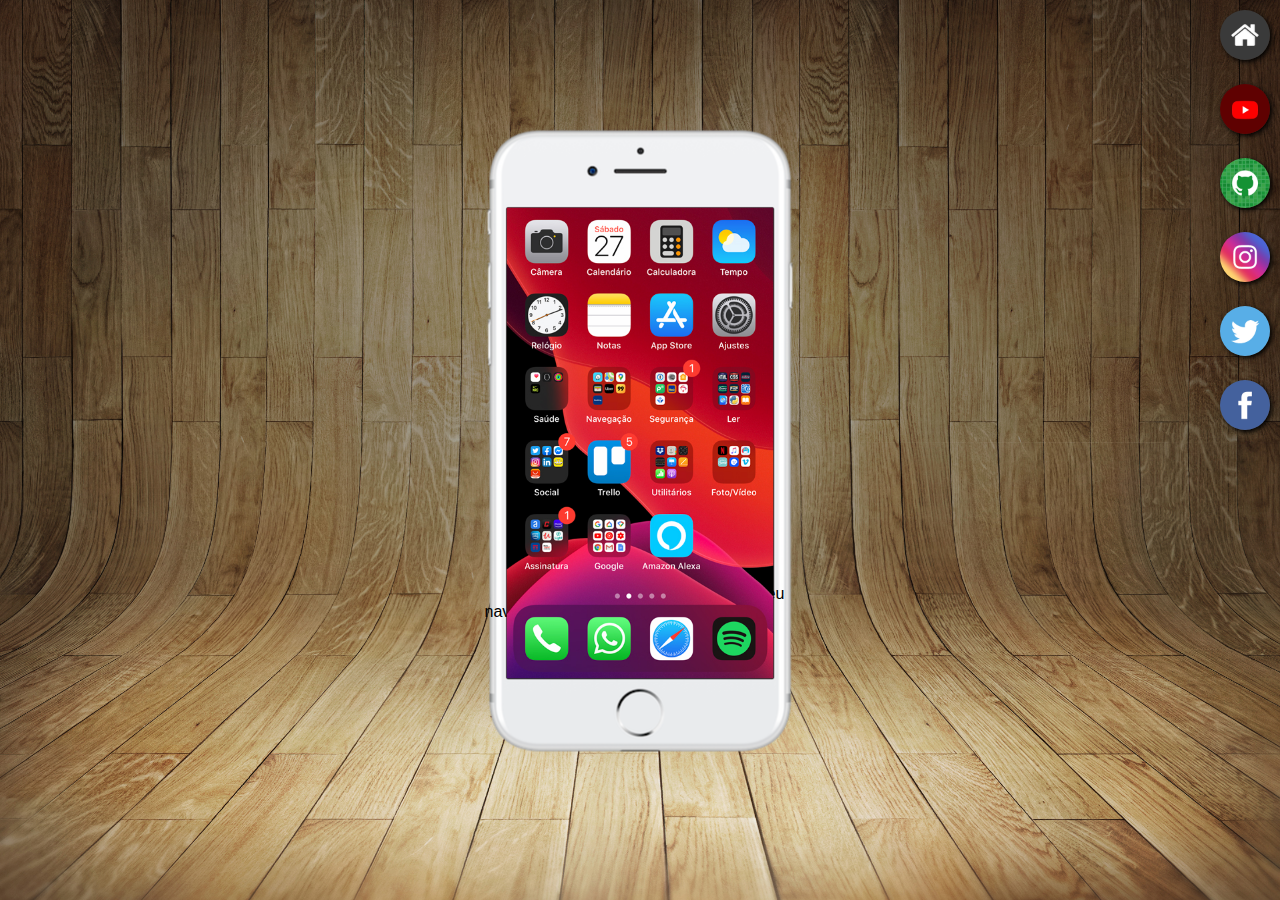
<file: index.html>
<!DOCTYPE html>
<html lang="pt-br">
<head>
    <meta charset="UTF-8">
    <meta name="viewport" content="width=device-width, initial-scale=1.0">
    <link rel="stylesheet" href="estilos/style.css">
    <title>Projeto Rede Sociais</title>
    <link rel="shortcut icon" href="favicon.ico" type="image/x-icon">
</head>
<body>
    <main>
        <section id="telefone">
              <iframe src="home.html" name="tela" id="tela" frameborder="0"></iframe>
              Seu navegador não é compatível com isso... 
        </section>
        <section id="redes-sociais">
             <a href="home.html" target="tela"><img src="imagens/logo-home.jpg" alt="Home"></a><br>
             <a href="youtube.html" target="tela"><img src="imagens/logo-youtube.jpg" alt="Youtube"></a><br>
             <a href="github.html" target="tela"><img src="imagens/logo-github.jpg" alt="GitHub"></a><br>
             <a href="instagram.html" target="tela"><img src="imagens/logo-instagram.jpg" alt="Instagram"></a><br>
             <a href="twitter.html" target="tela"><img src="imagens/logo-twitter.jpg" alt="Twitter"></a><br>
             <a href="facebook.html" target="tela"><img src="imagens/logo-facebook.jpg" alt="Facebook"></a>
        </section>
    </main>
</body>
</html><br>
</file>
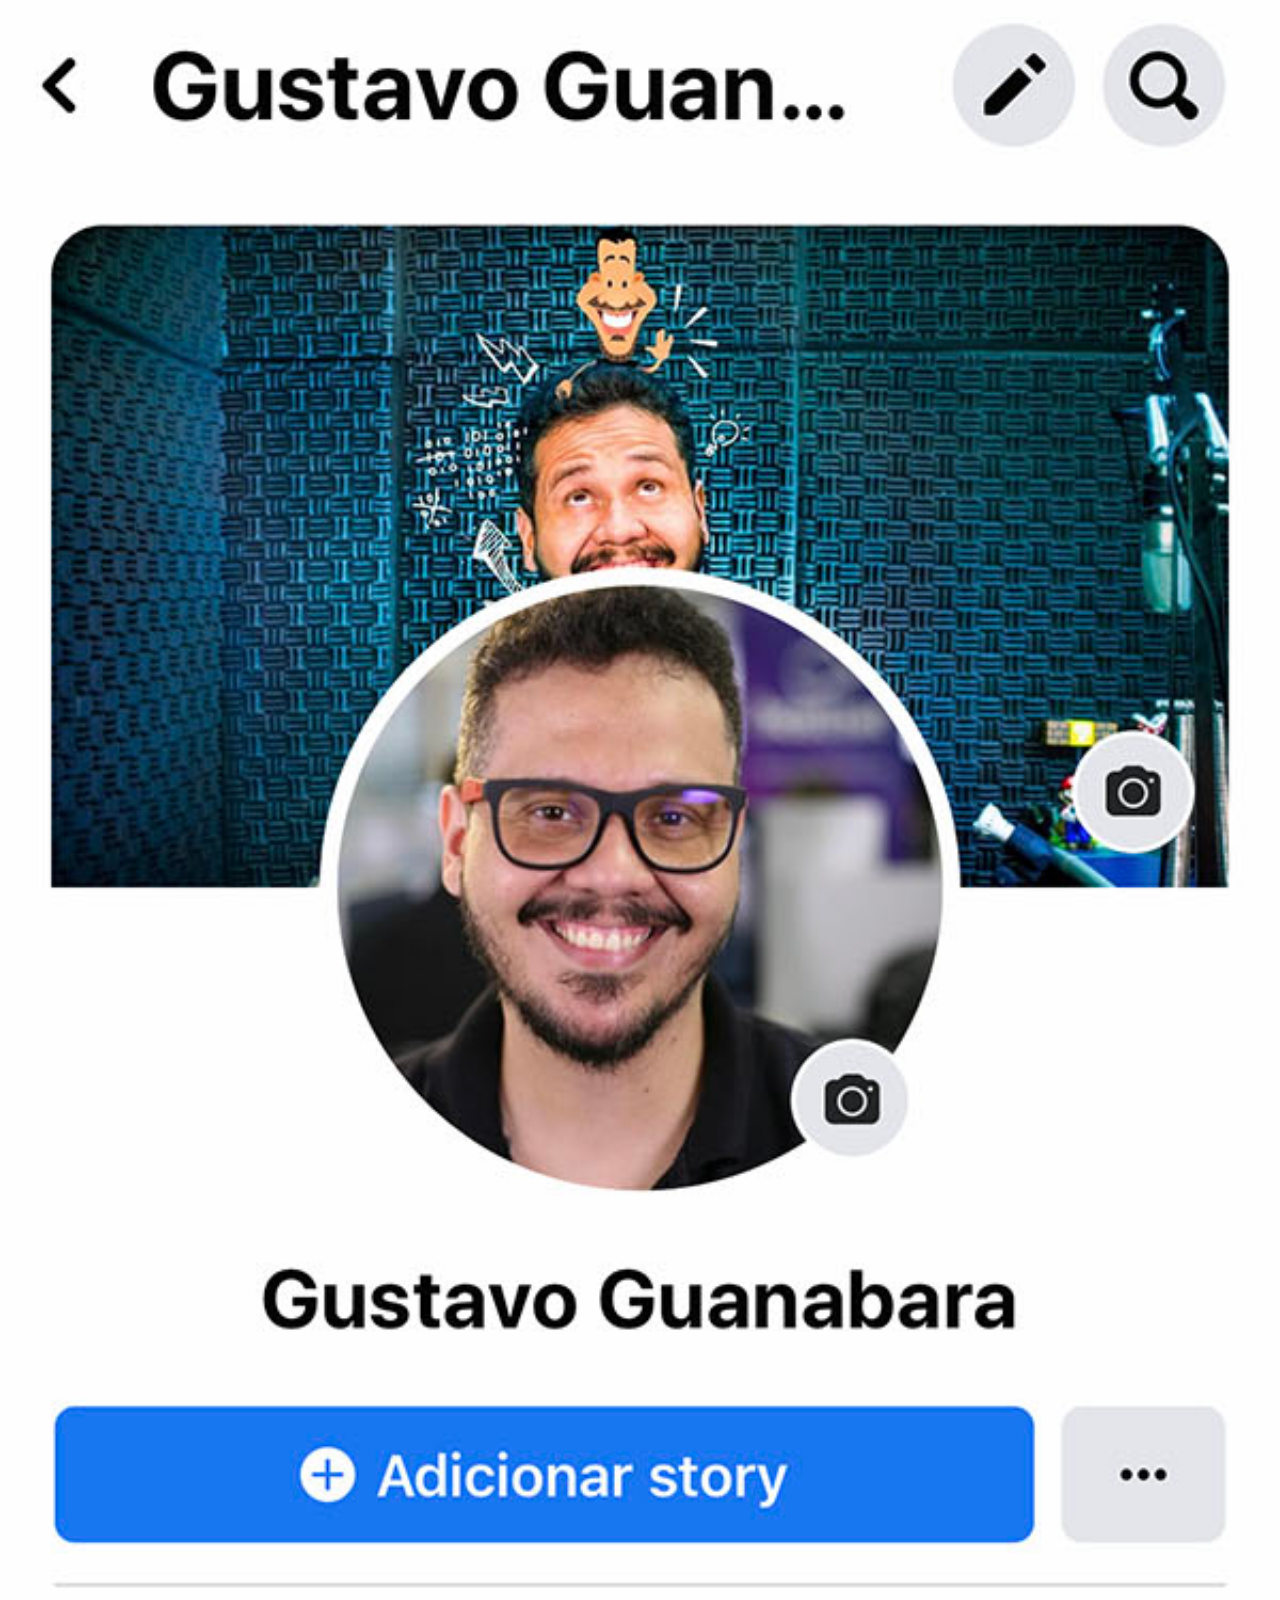
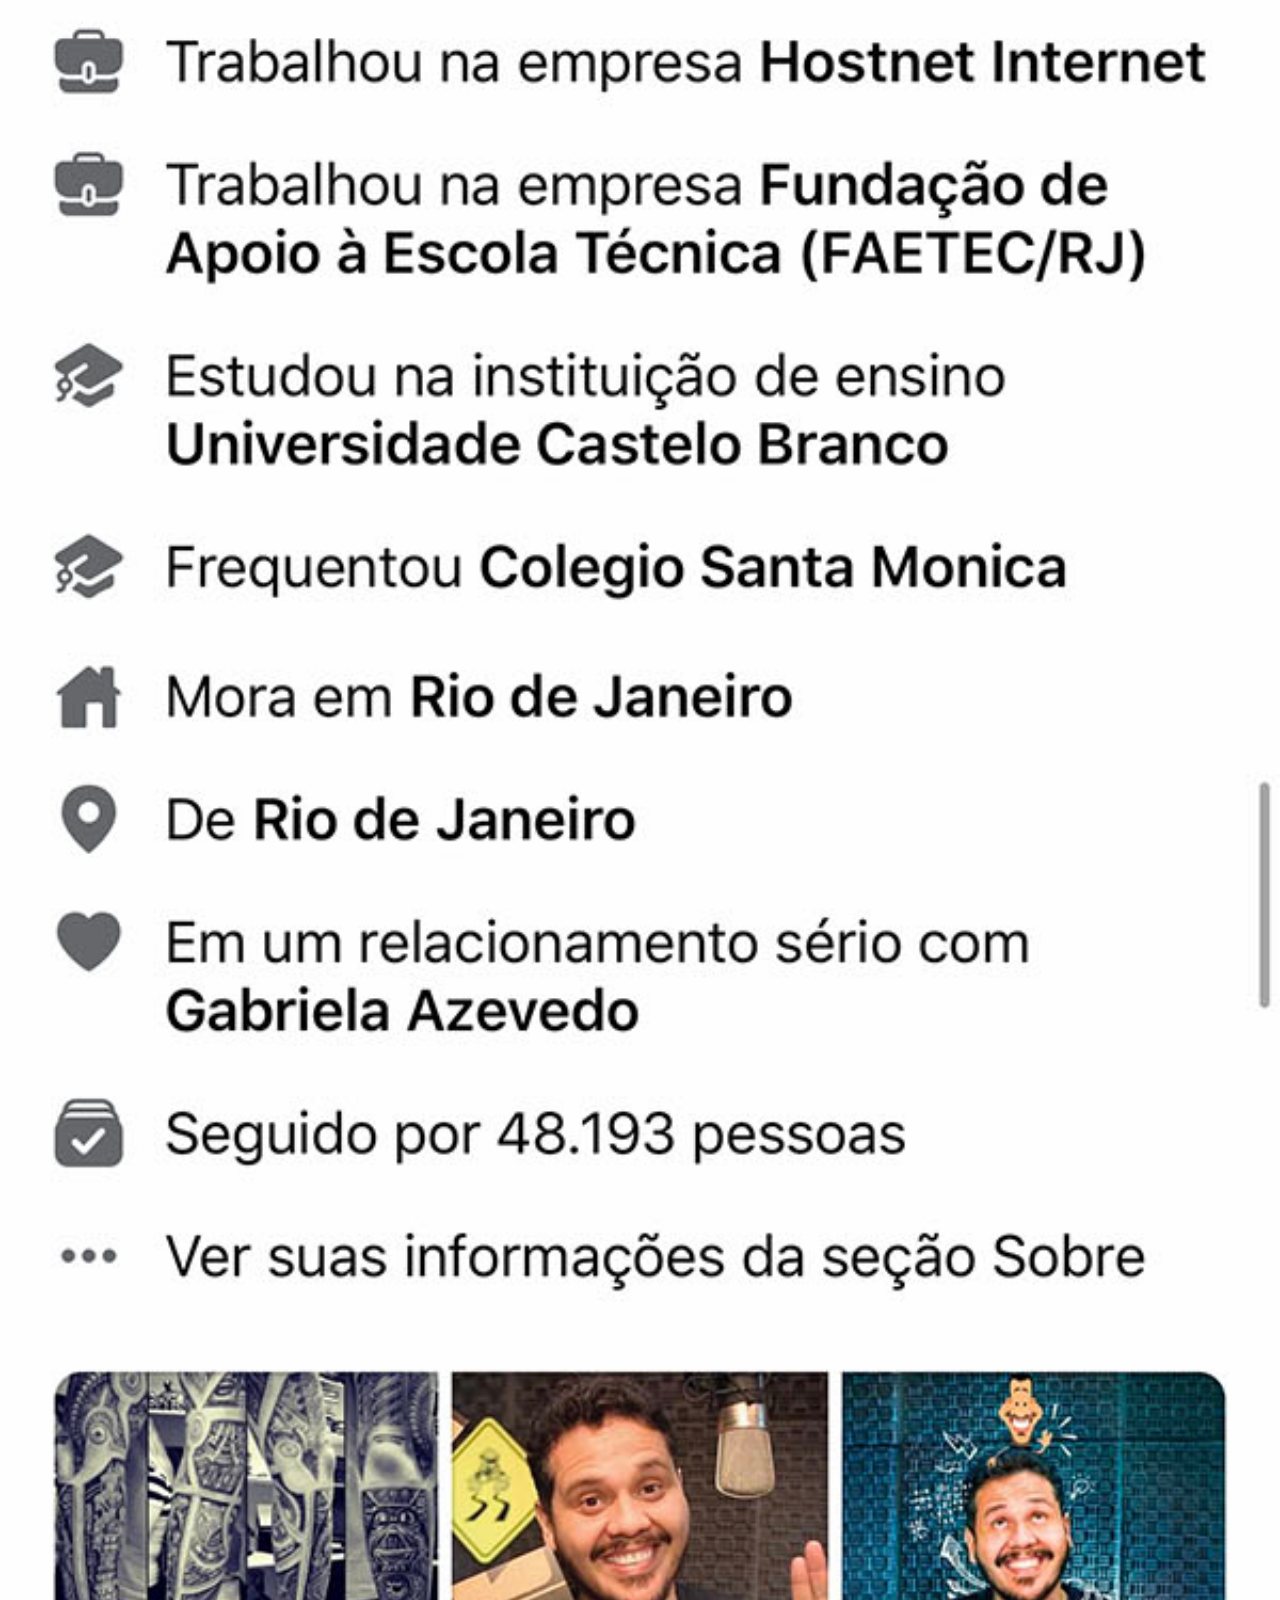
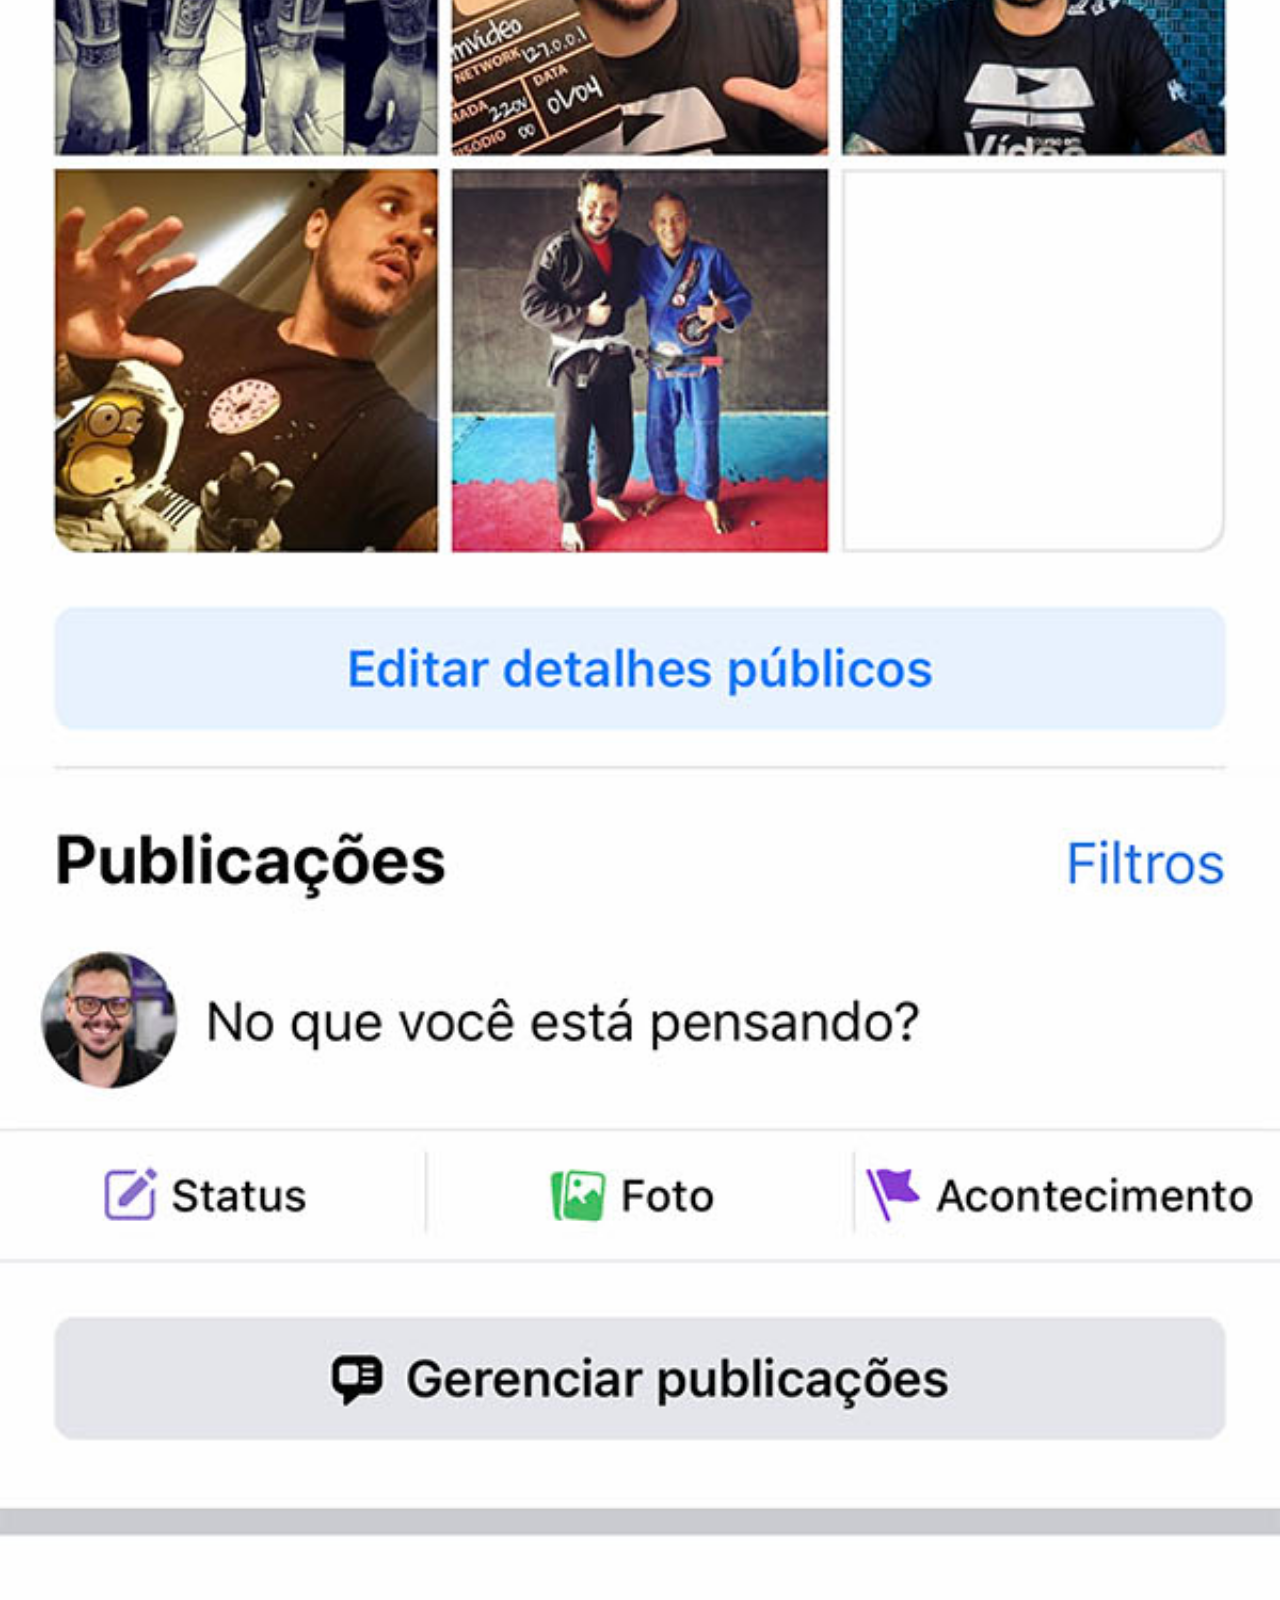
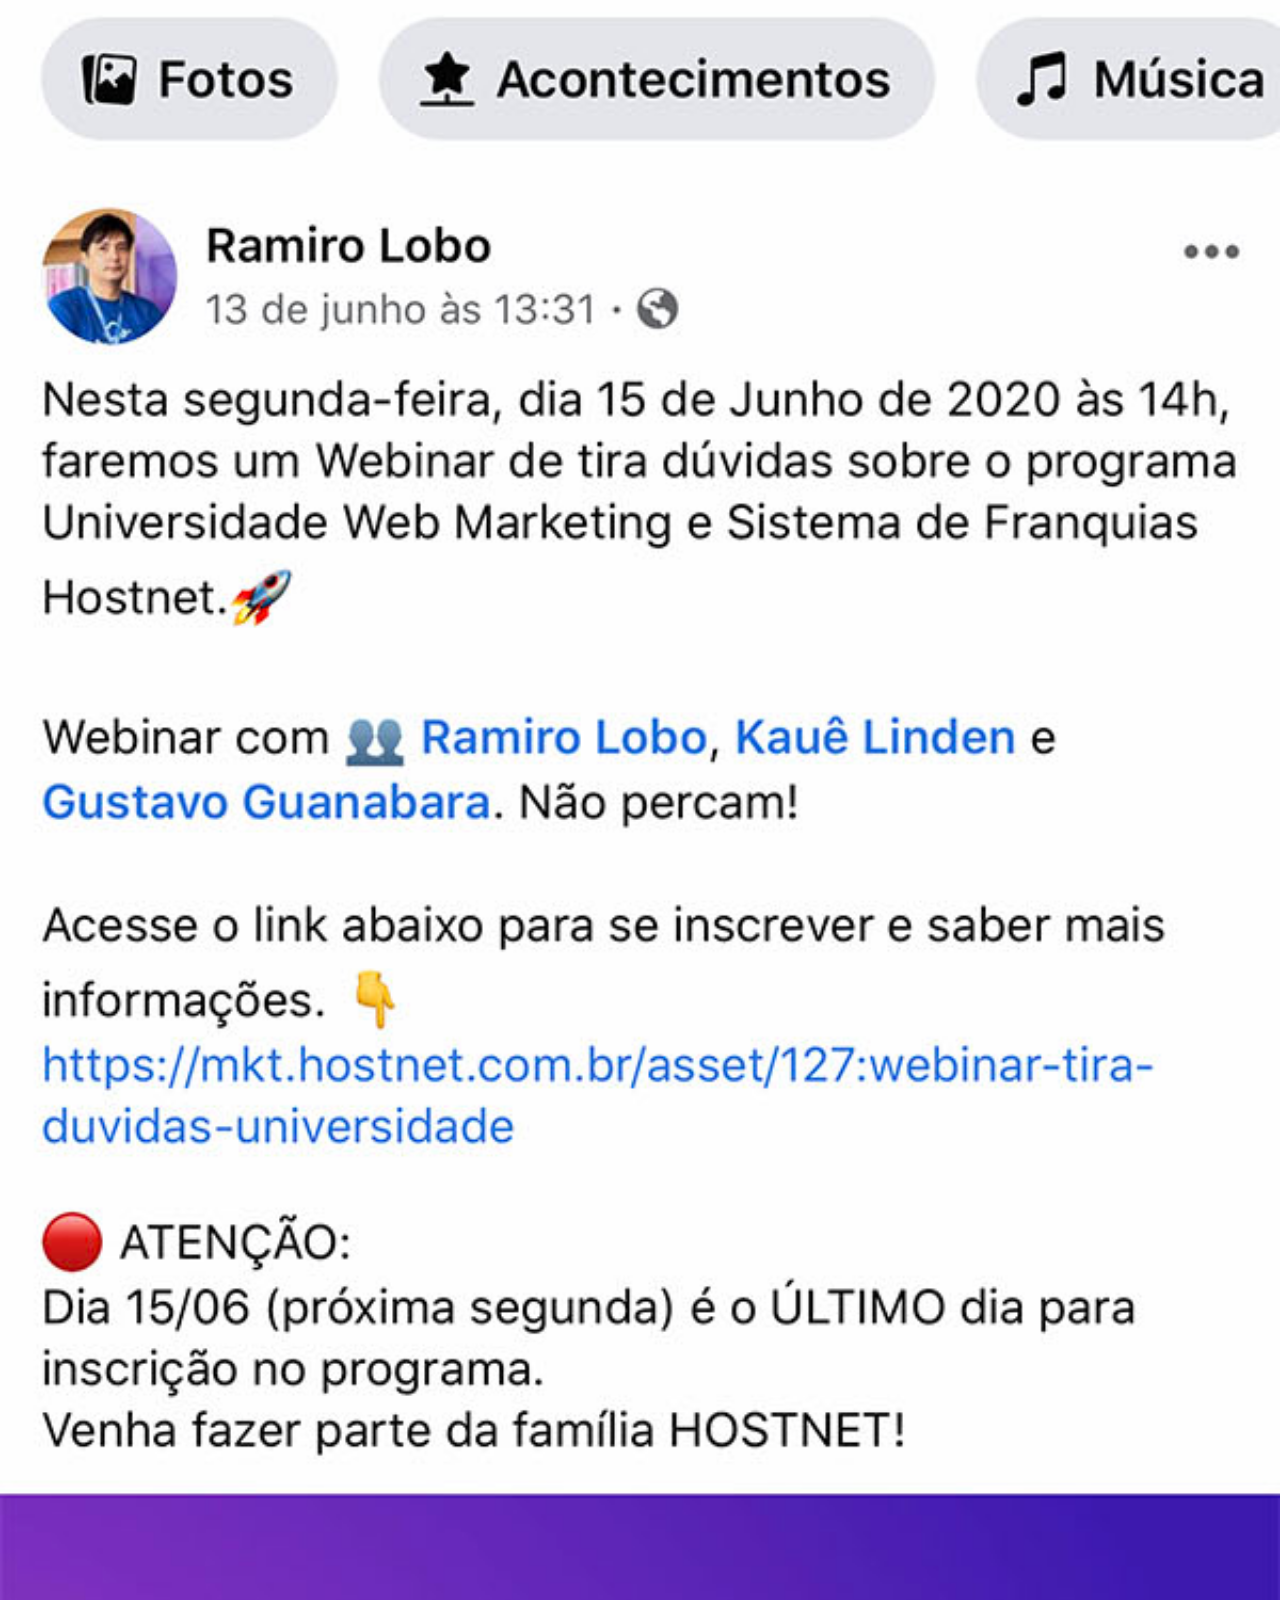
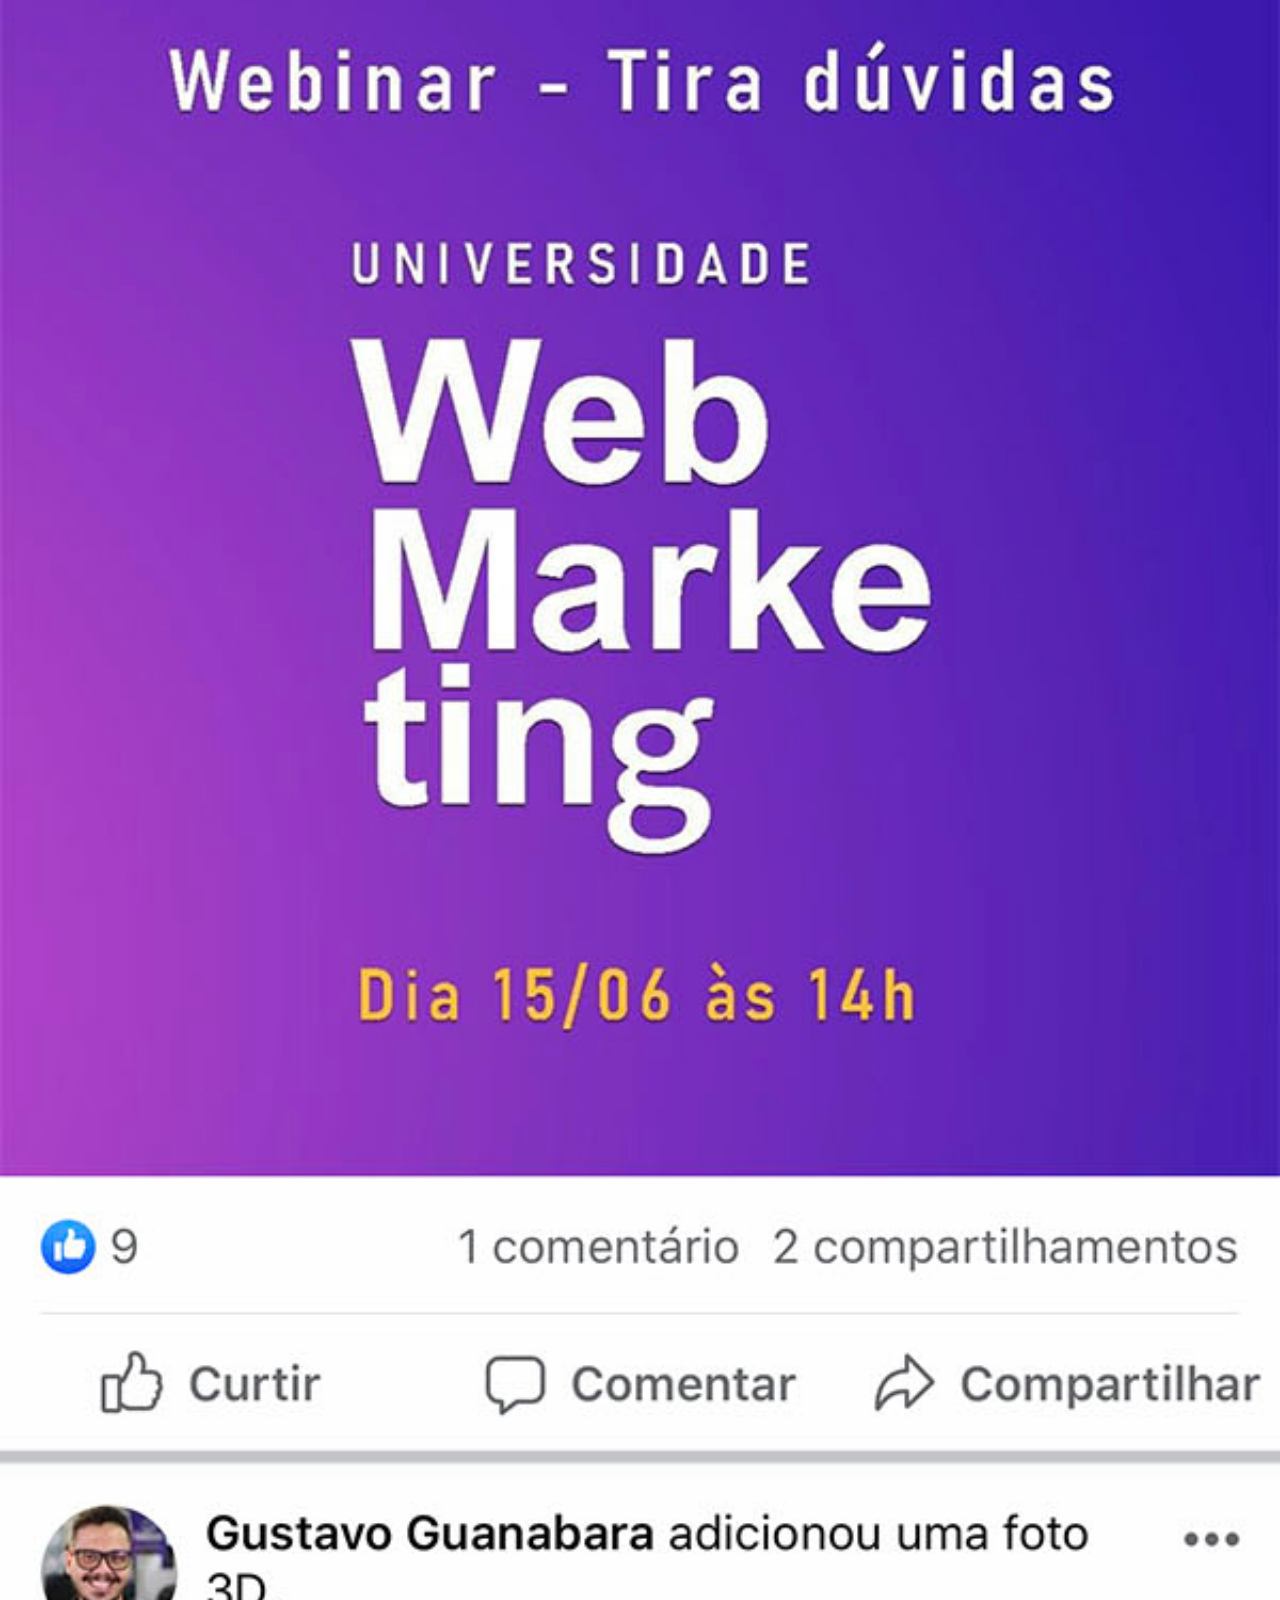
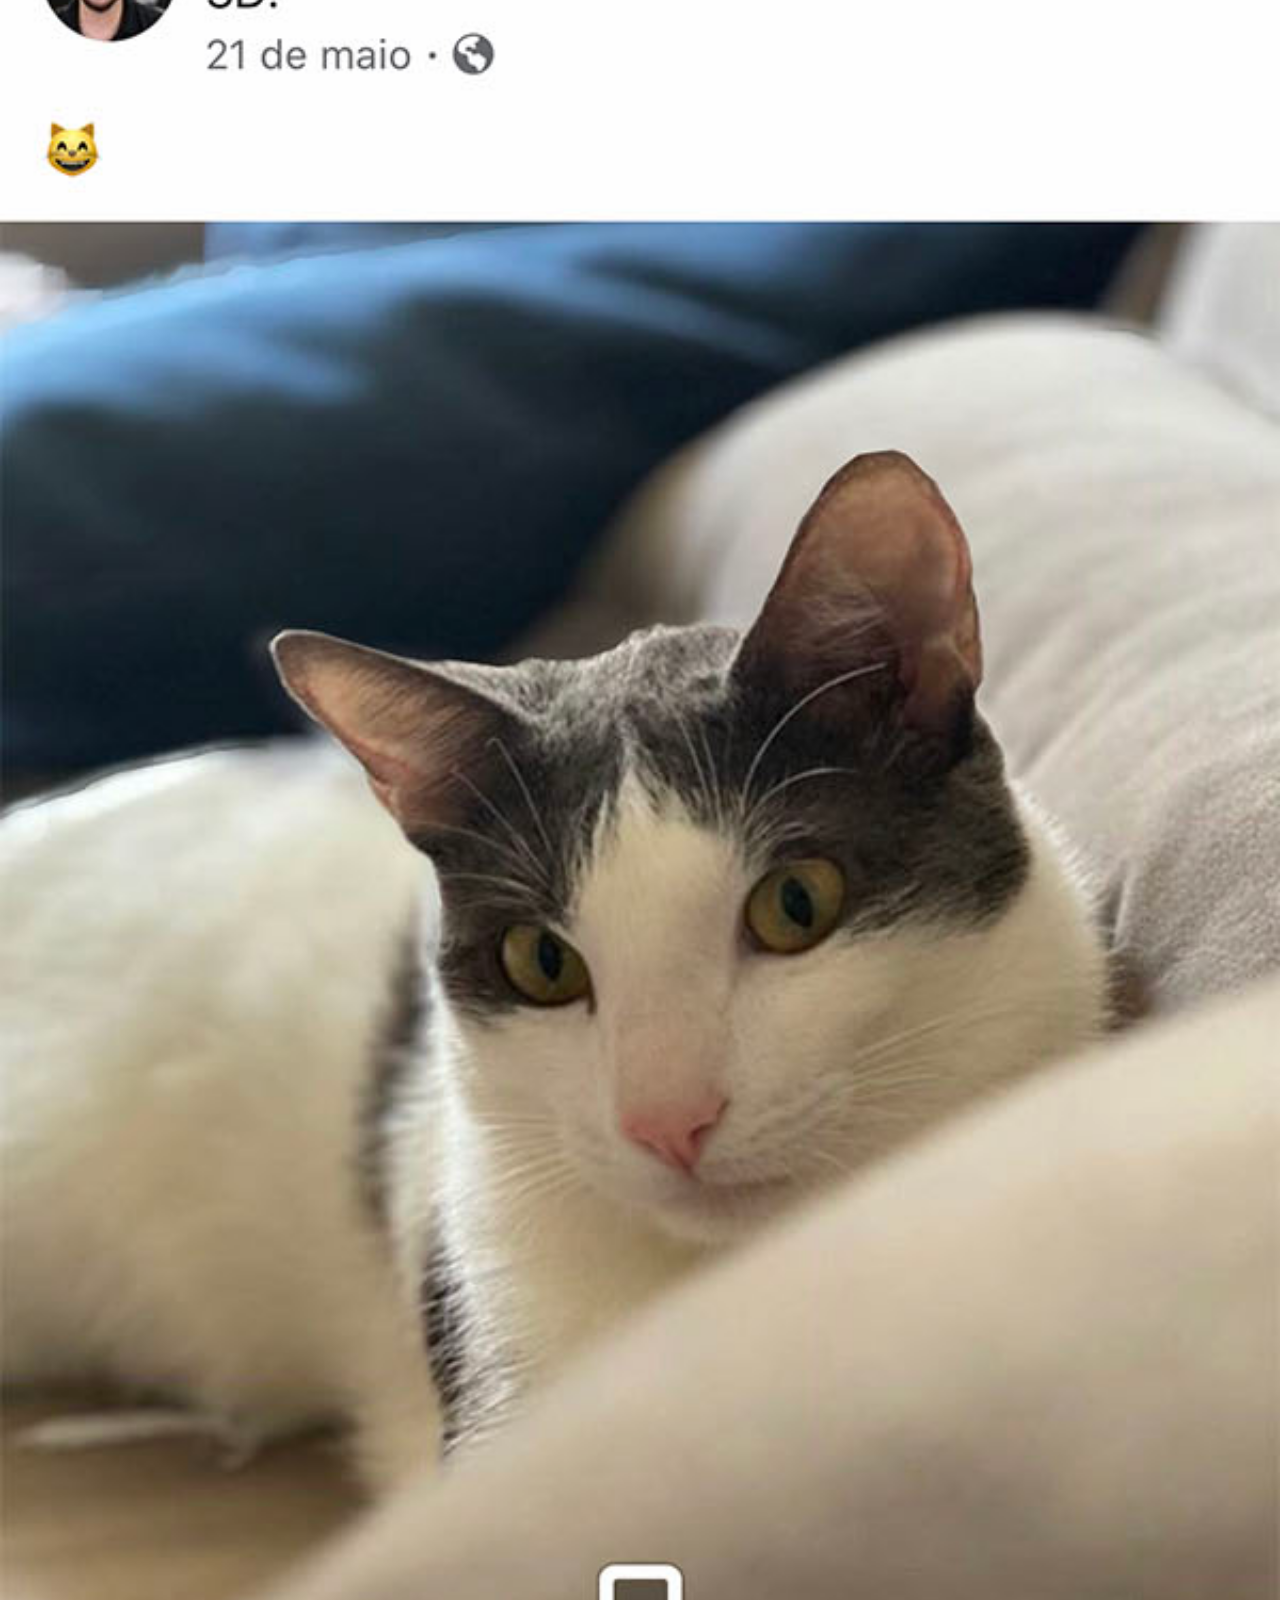
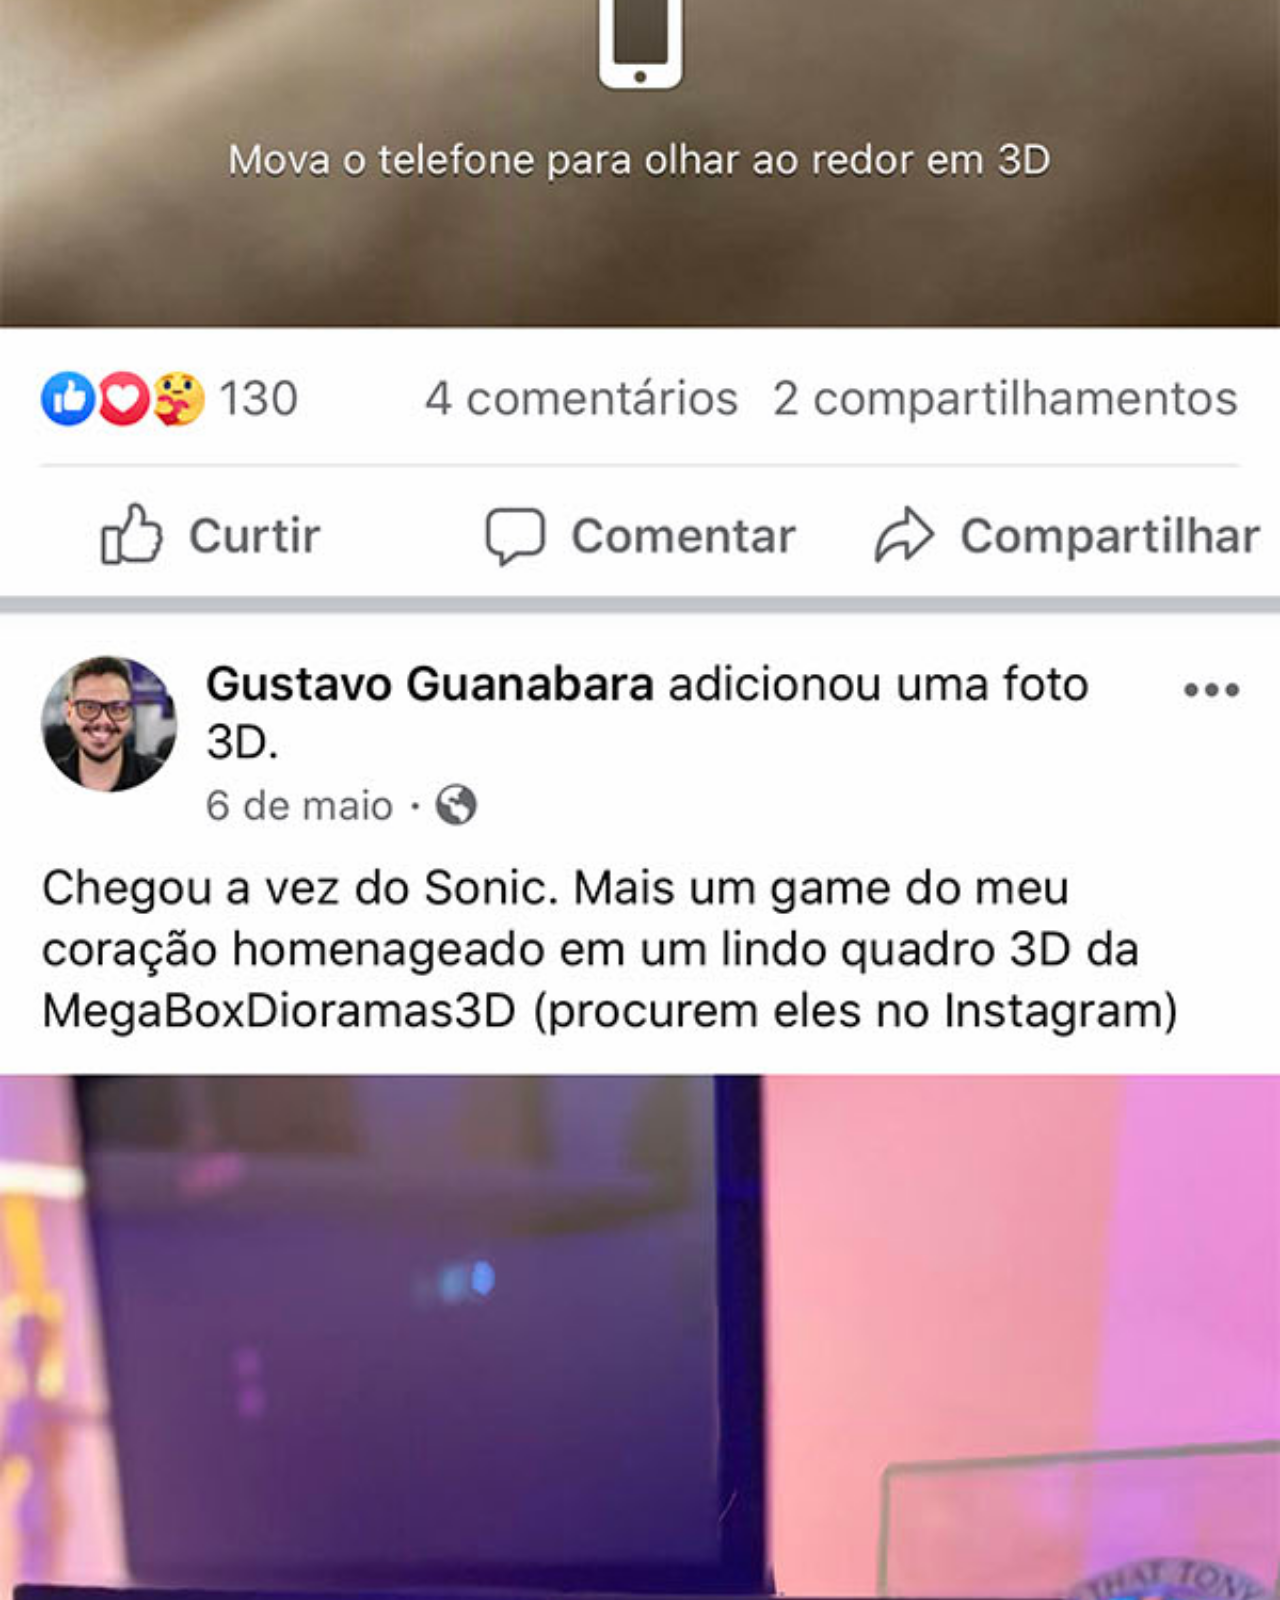
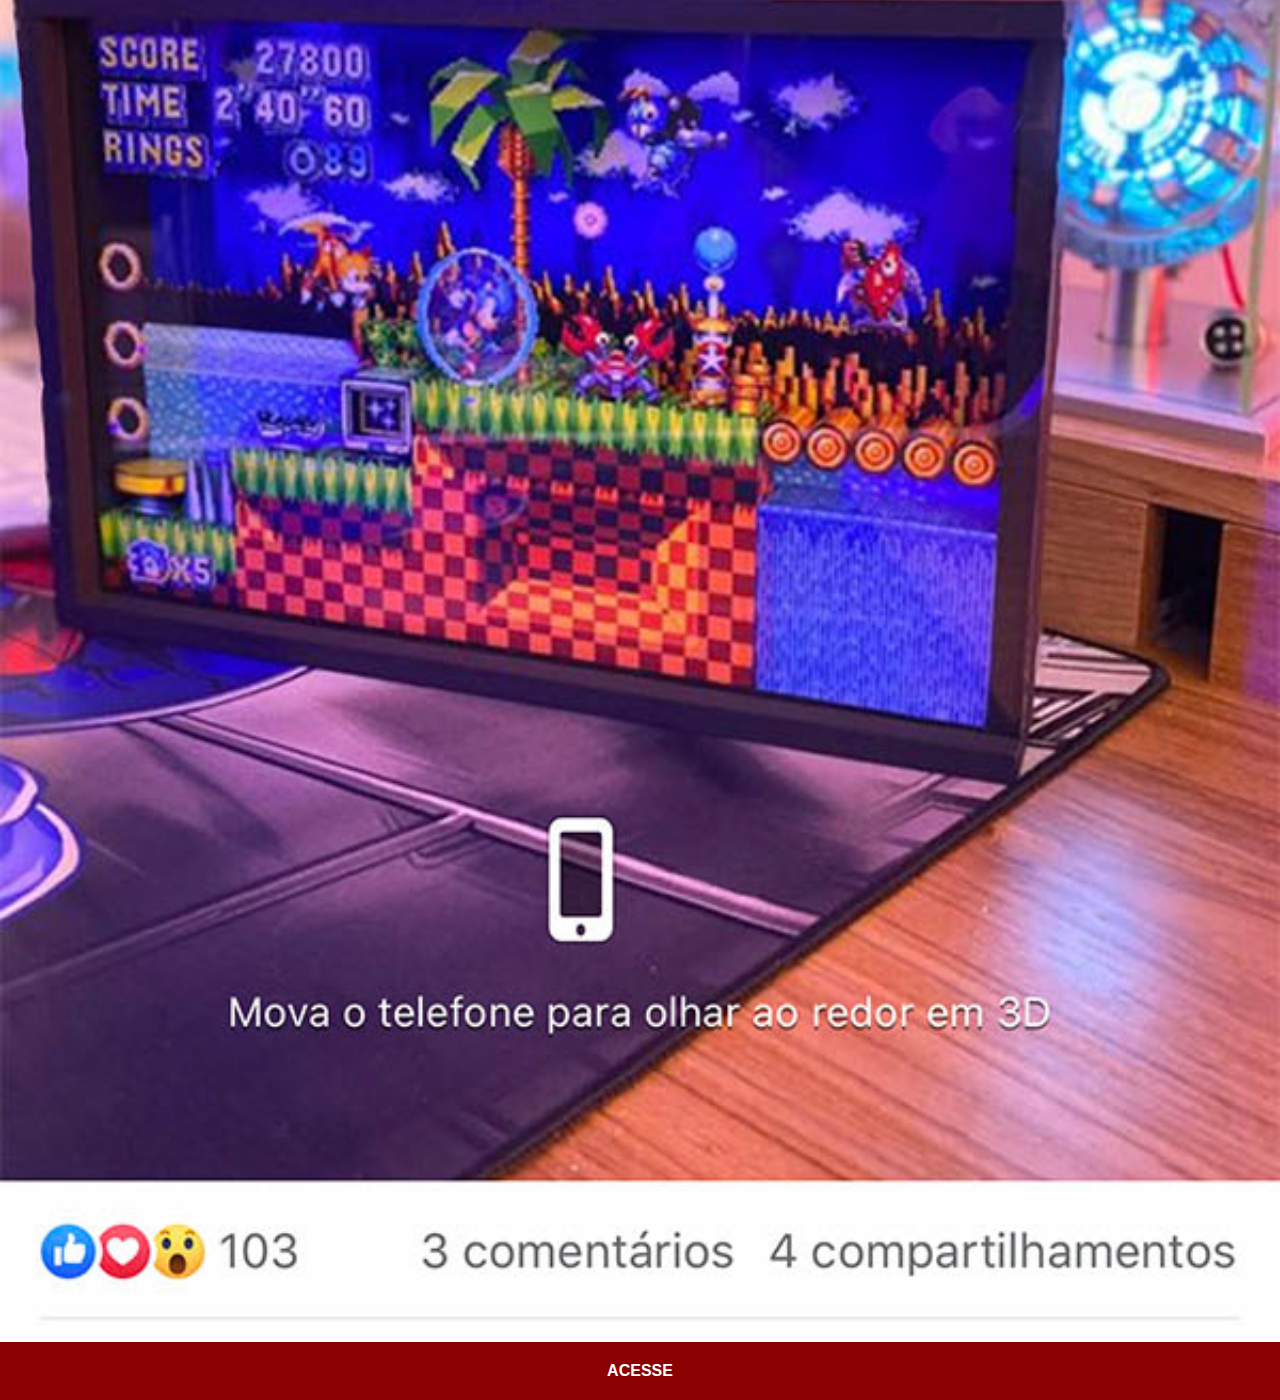
<file: facebook.html>
<!DOCTYPE html>
<html lang="pt-br">
<head>
    <meta charset="UTF-8">
    <meta name="viewport" content="width=device-width, initial-scale=1.0">
    <link rel="stylesheet" href="estilos/social.css">
    <title>Facebook</title>
</head>
<body>
    <img src="imagens/tela-facebook.jpg" alt="Facebook">
    <a href="https://www.facebook.com/gustavoguanabara/?locale=pt_BR" target="_blank">ACESSE</a>
</body>
</html>
</file>
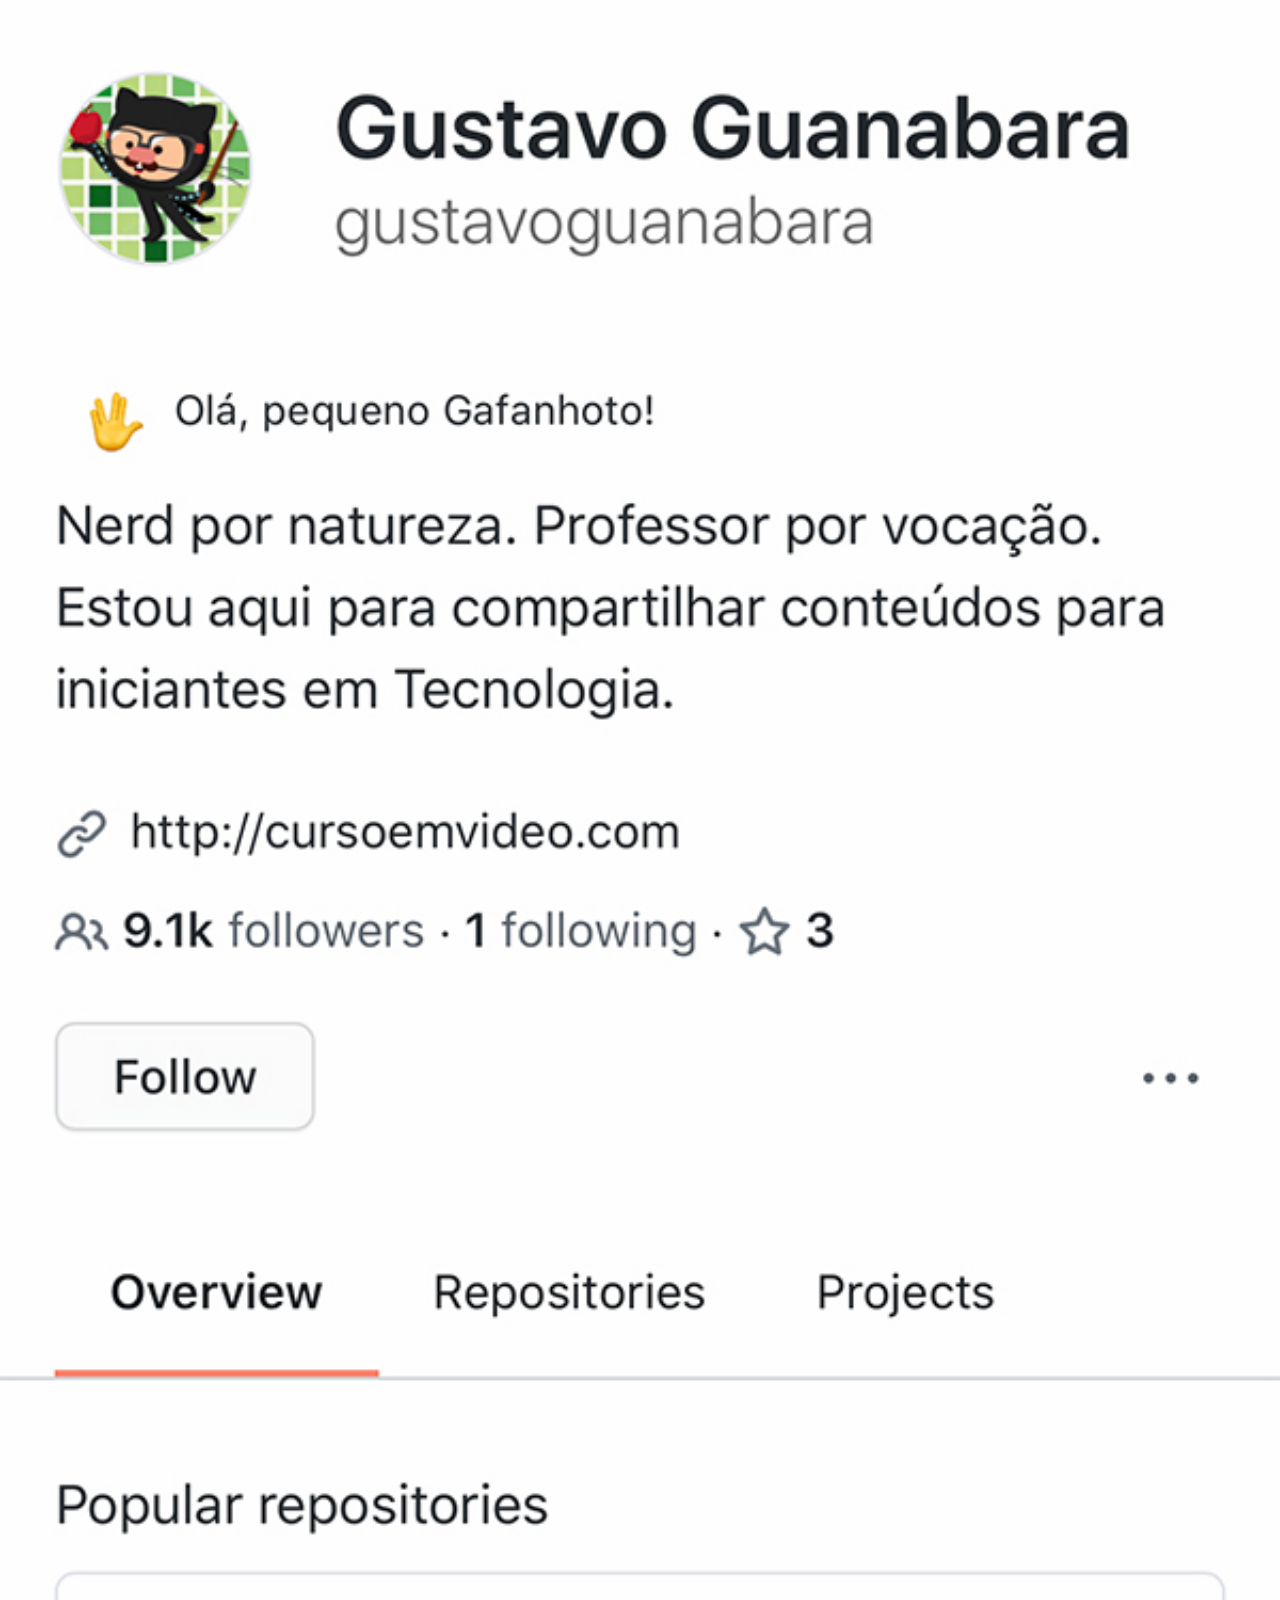
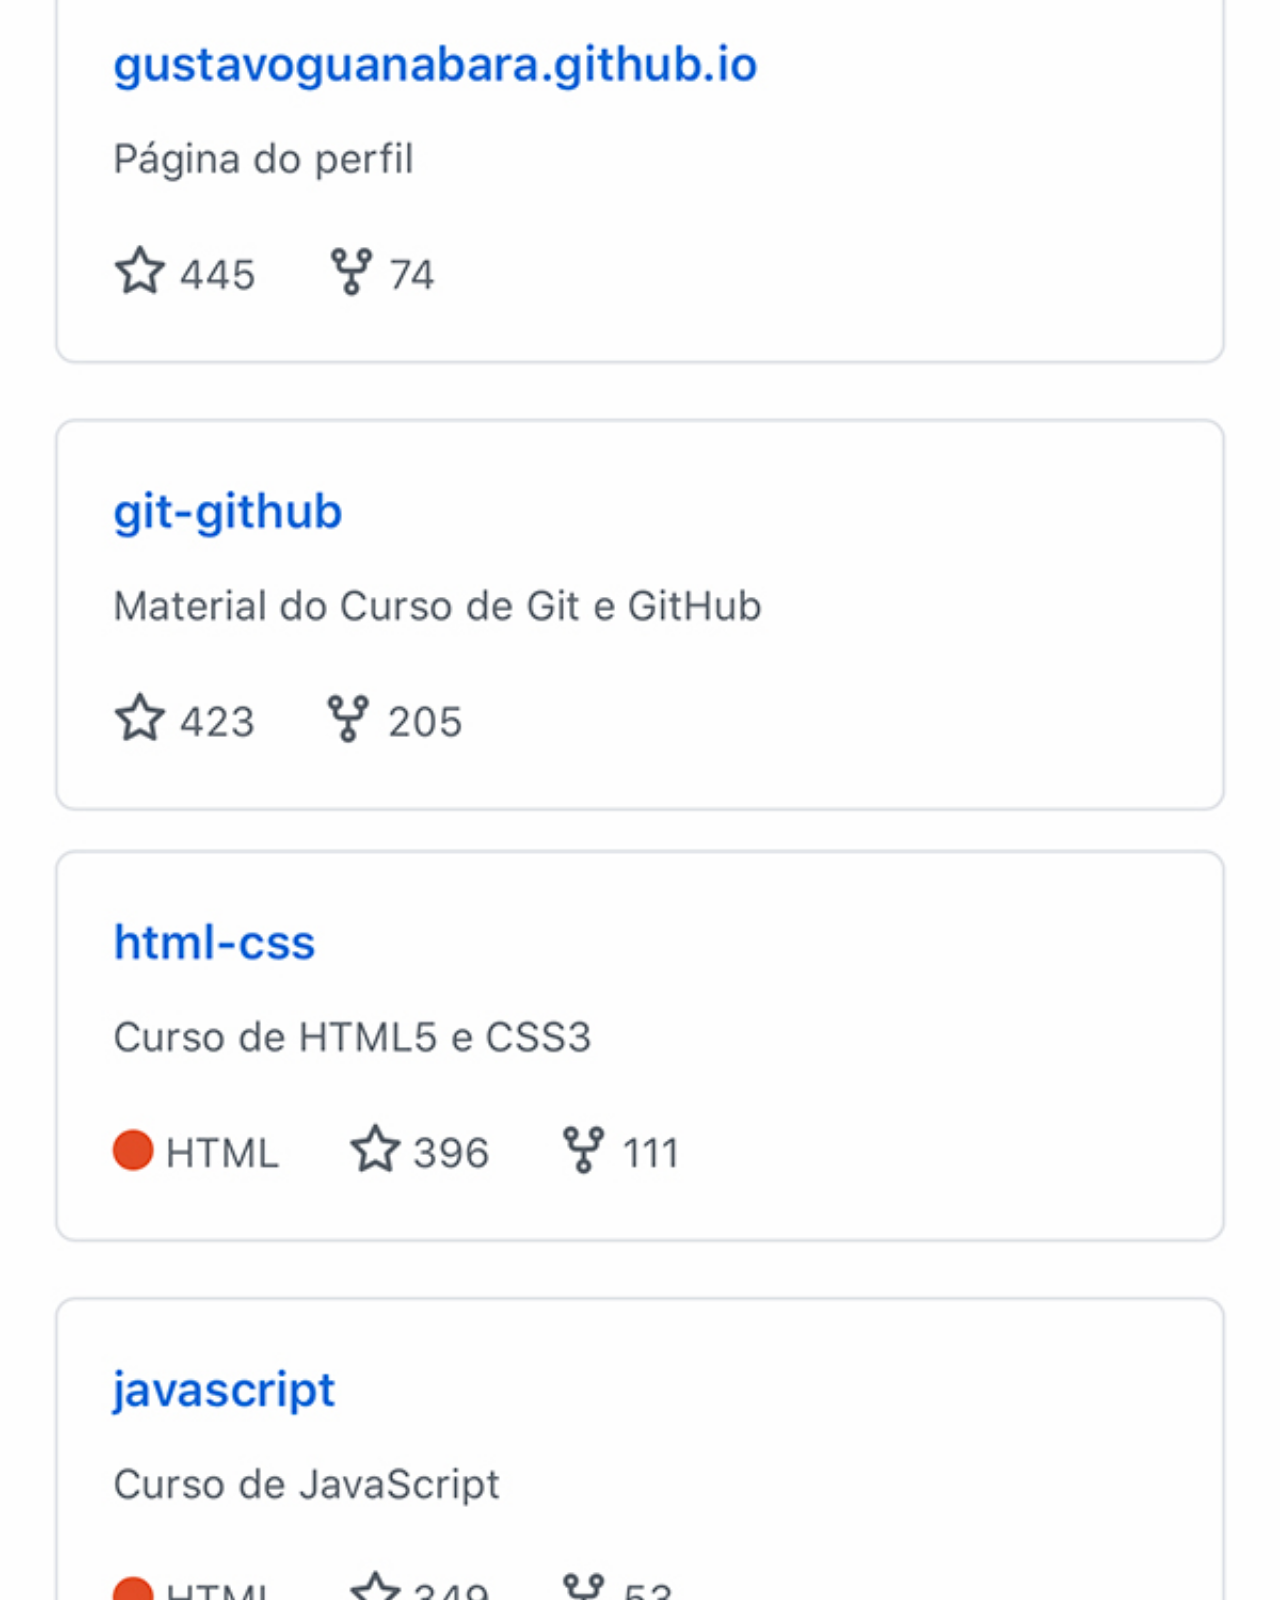
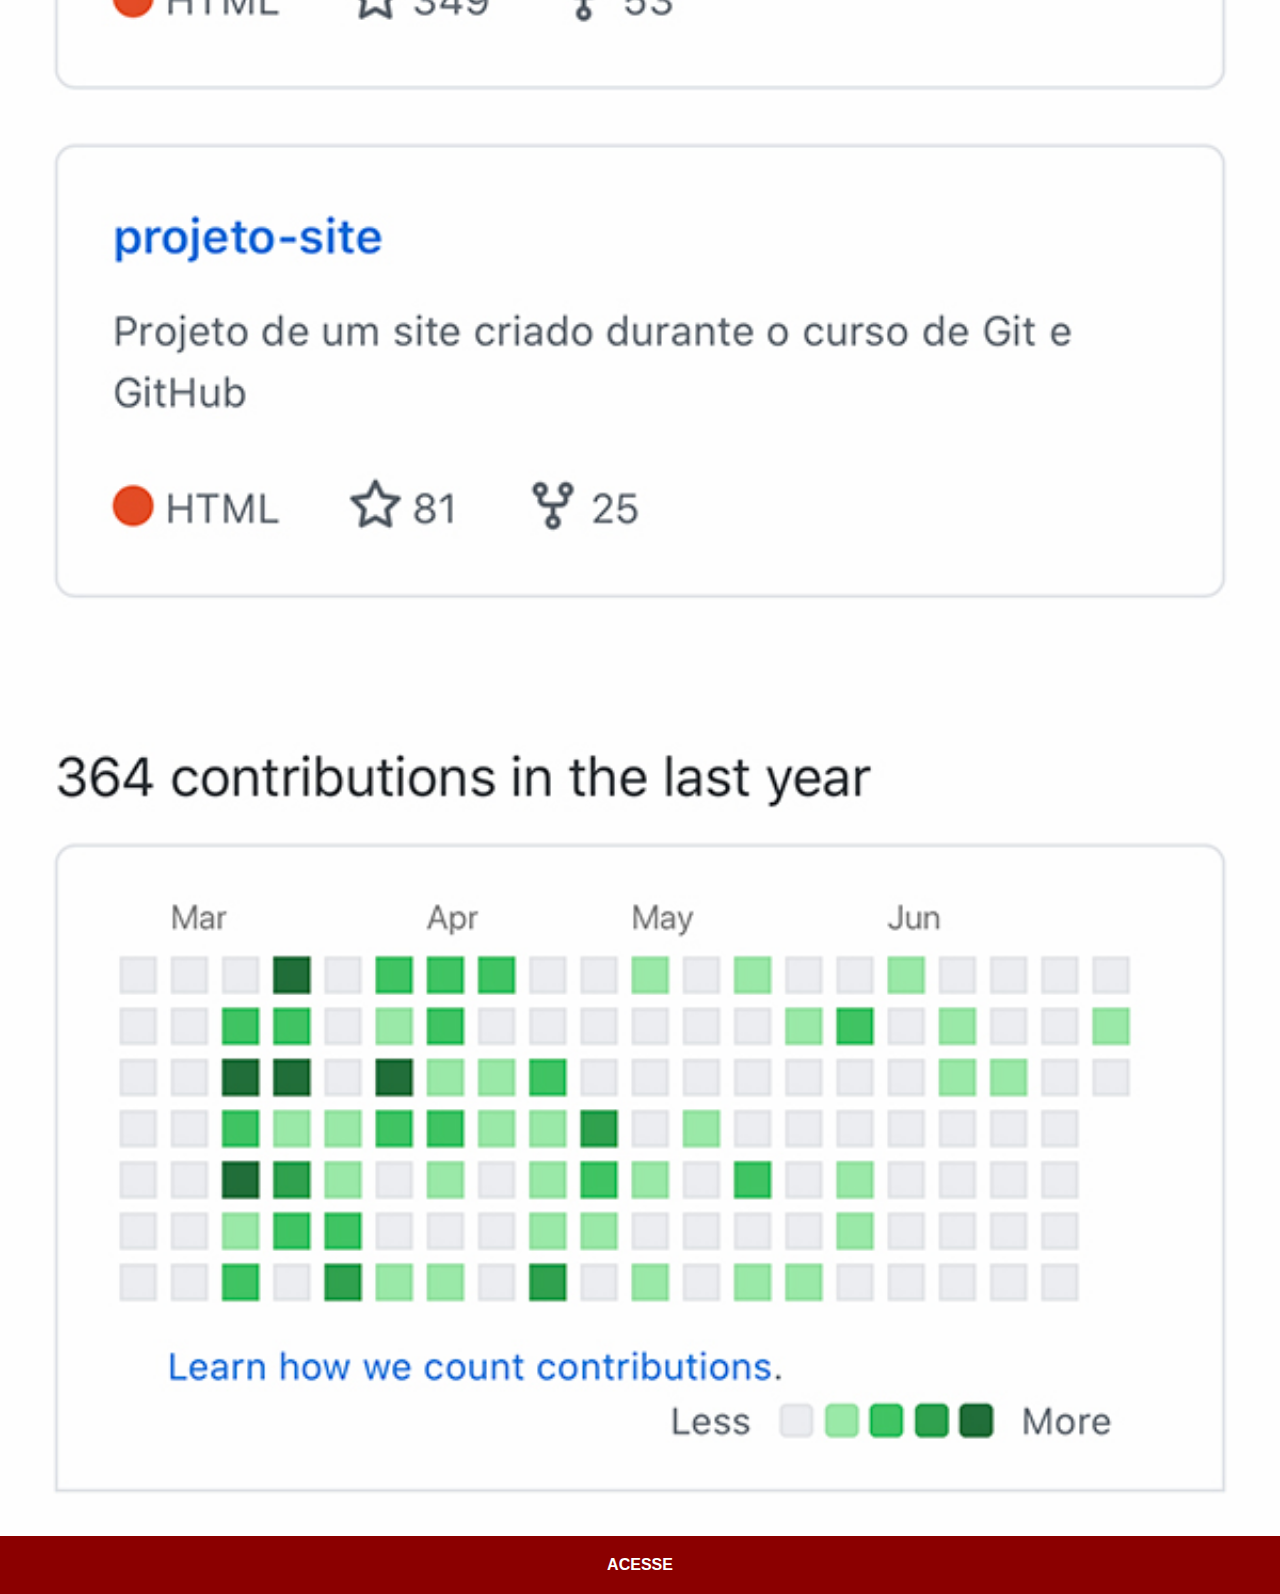
<file: github.html>
<!DOCTYPE html>
<html lang="pt-br">
<head>
    <meta charset="UTF-8">
    <meta name="viewport" content="width=device-width, initial-scale=1.0">
    <title>GitHub</title>
    <link rel="stylesheet" href="estilos/social.css">
</head>
<body>
    <img src="imagens/tela-github.jpg" alt="GitHub">
    <a href="https://github.com/gustavoguanabara" target="_blank">ACESSE</a>
</body>
</html>
</file>
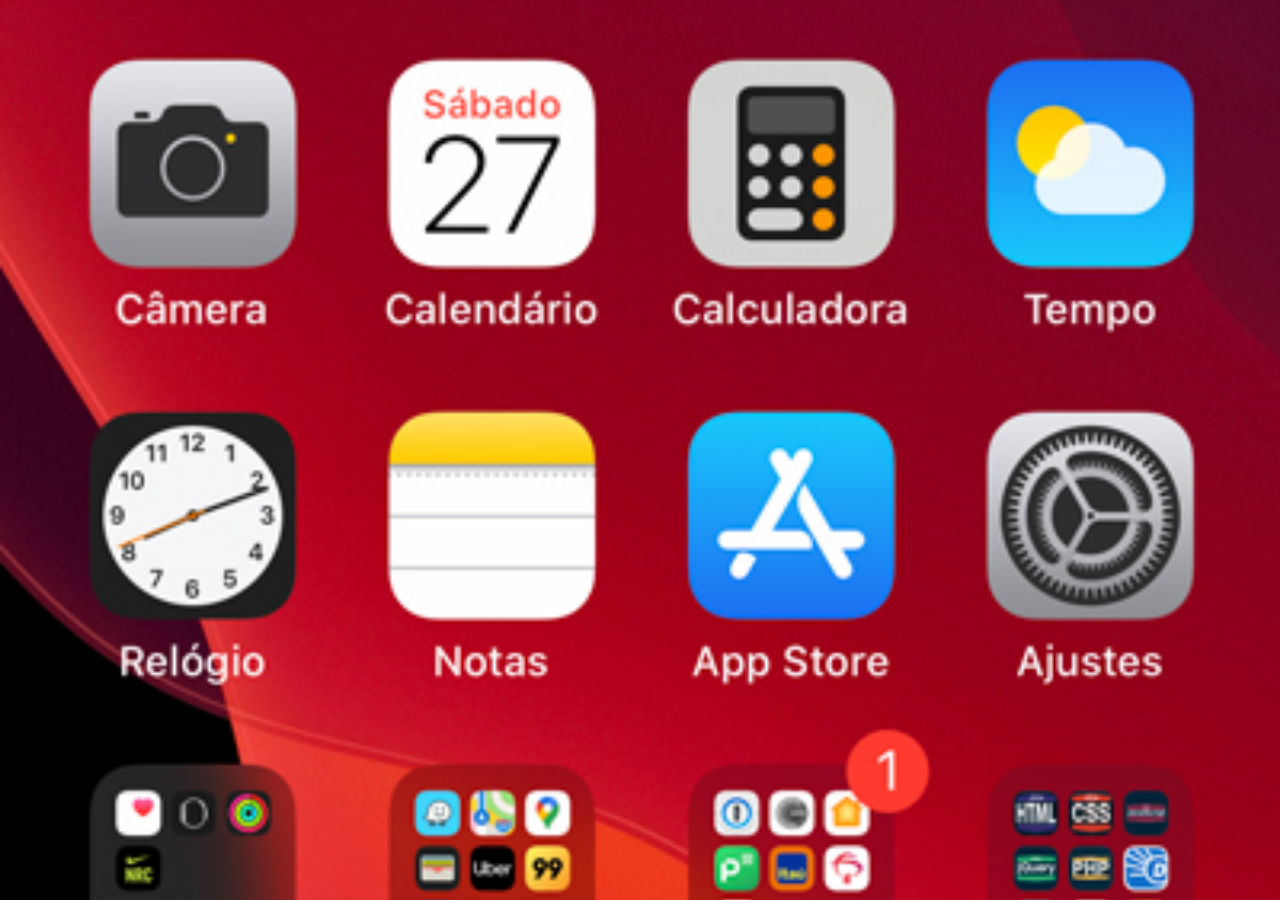
<file: home.html>
<!DOCTYPE html>
<html lang="pt-br">
<head>
    <meta charset="UTF-8">
    <meta name="viewport" content="width=device-width, initial-scale=1.0">
    <title>Home</title>
</head>
<style>
    * {
        margin: 0px;
        padding: 0px;
    }

    body {
        width: 100vw;
        height: 100vh;
        background: black url(imagens/tela-home.jpg) no-repeat top center;
        background-size: cover;
    }
</style>
<body>
    
</body>
</html>
</file>
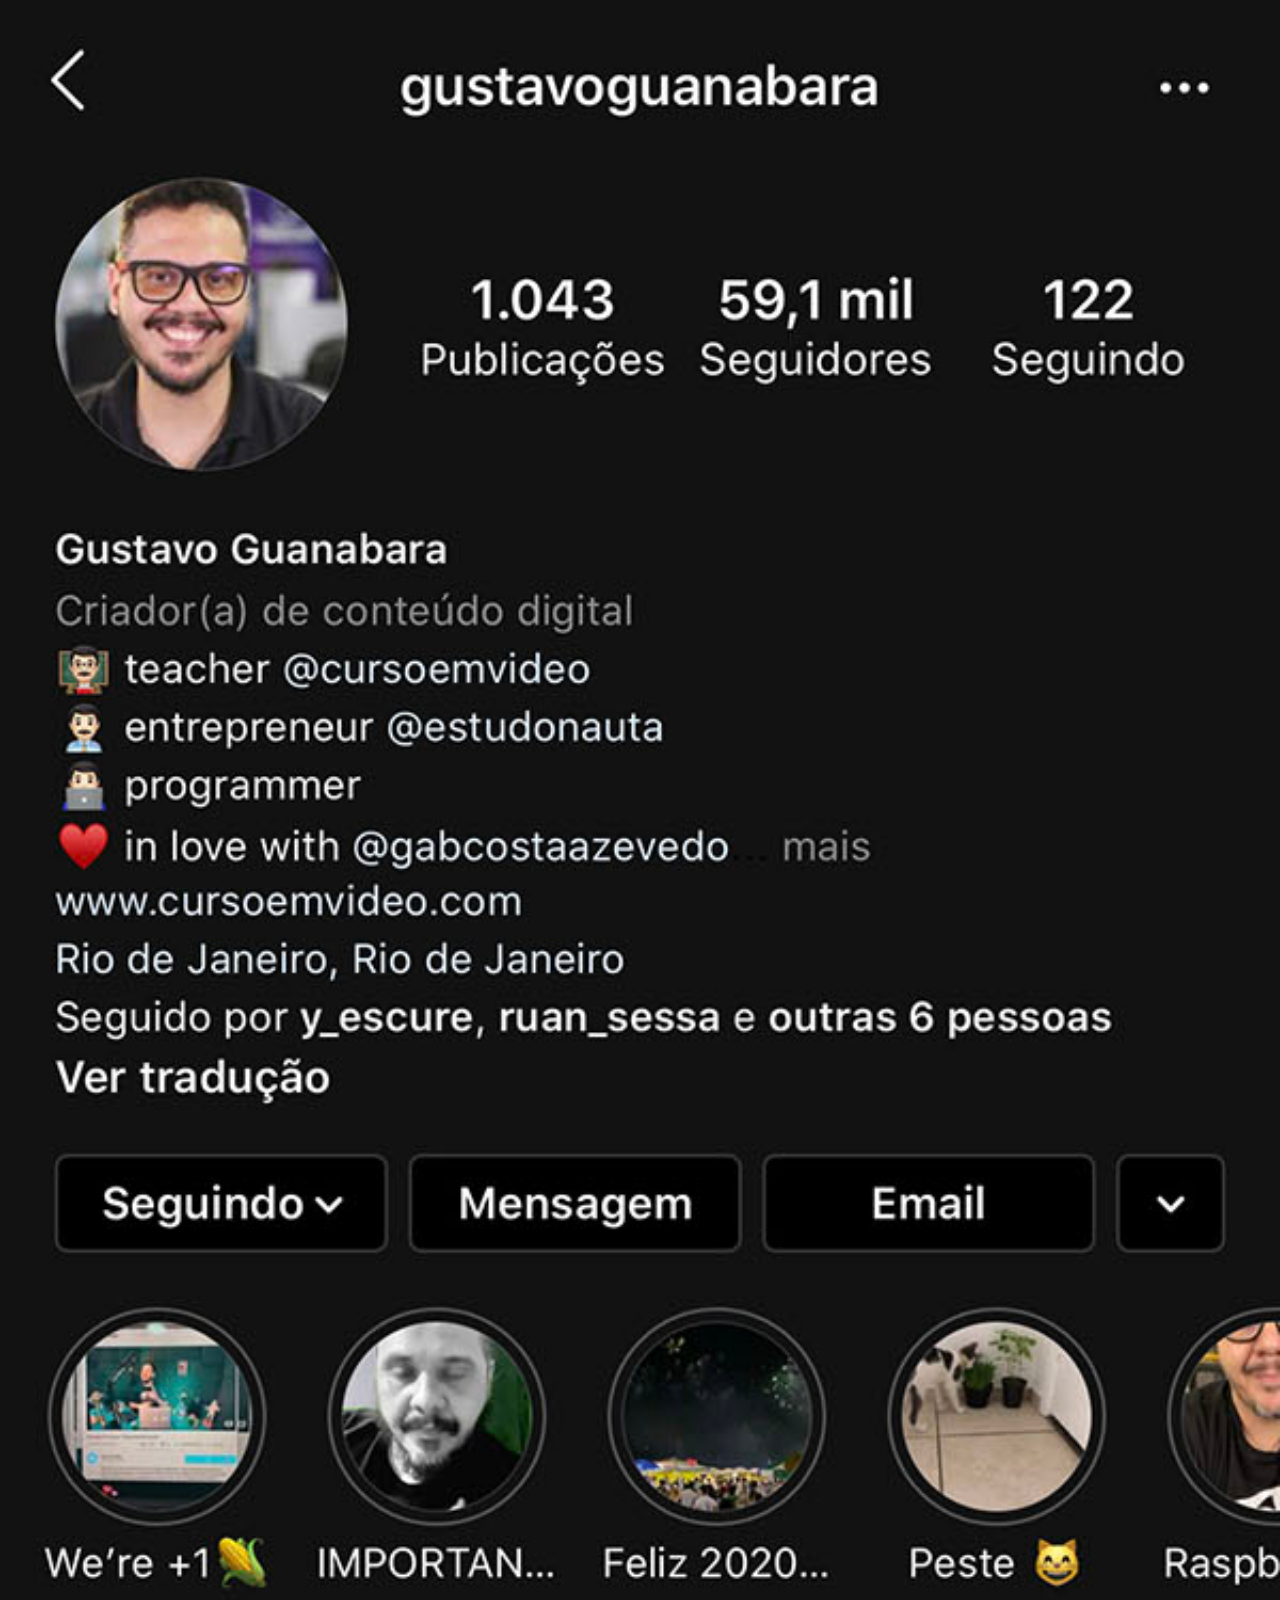
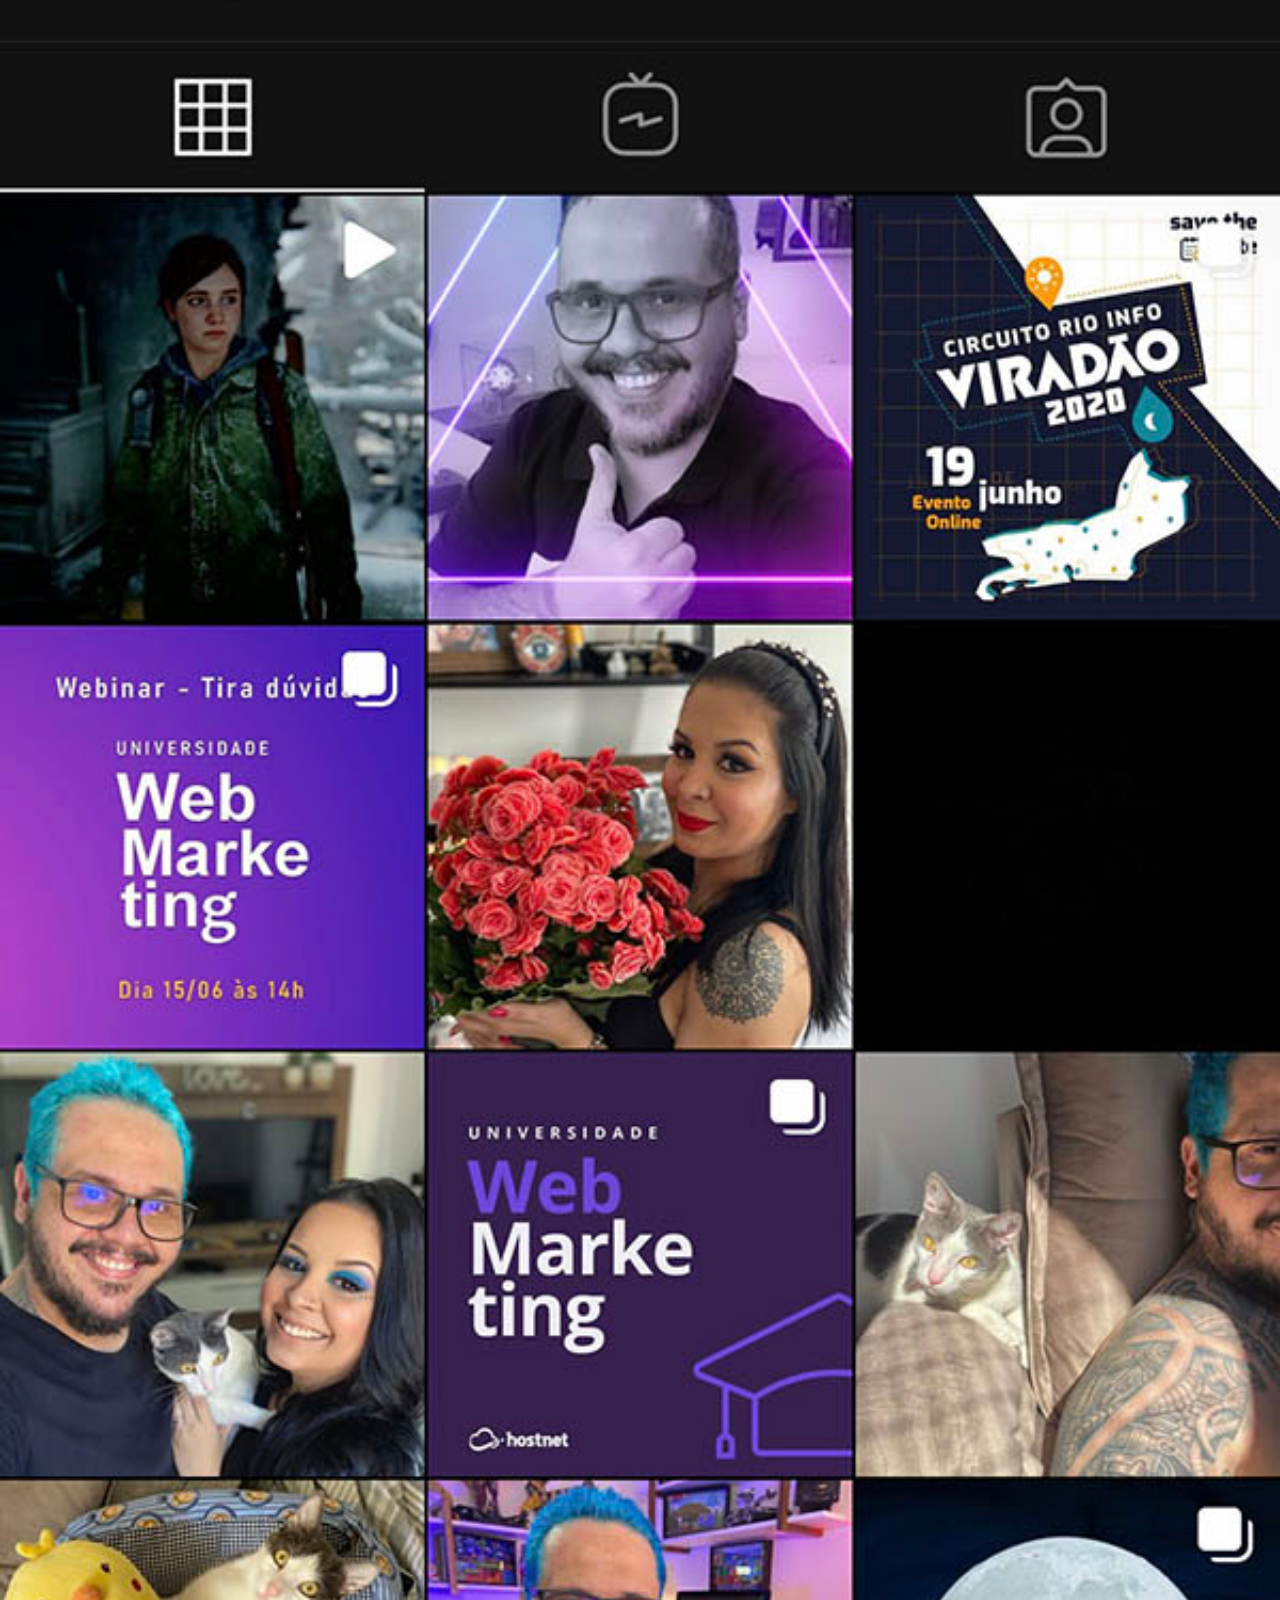
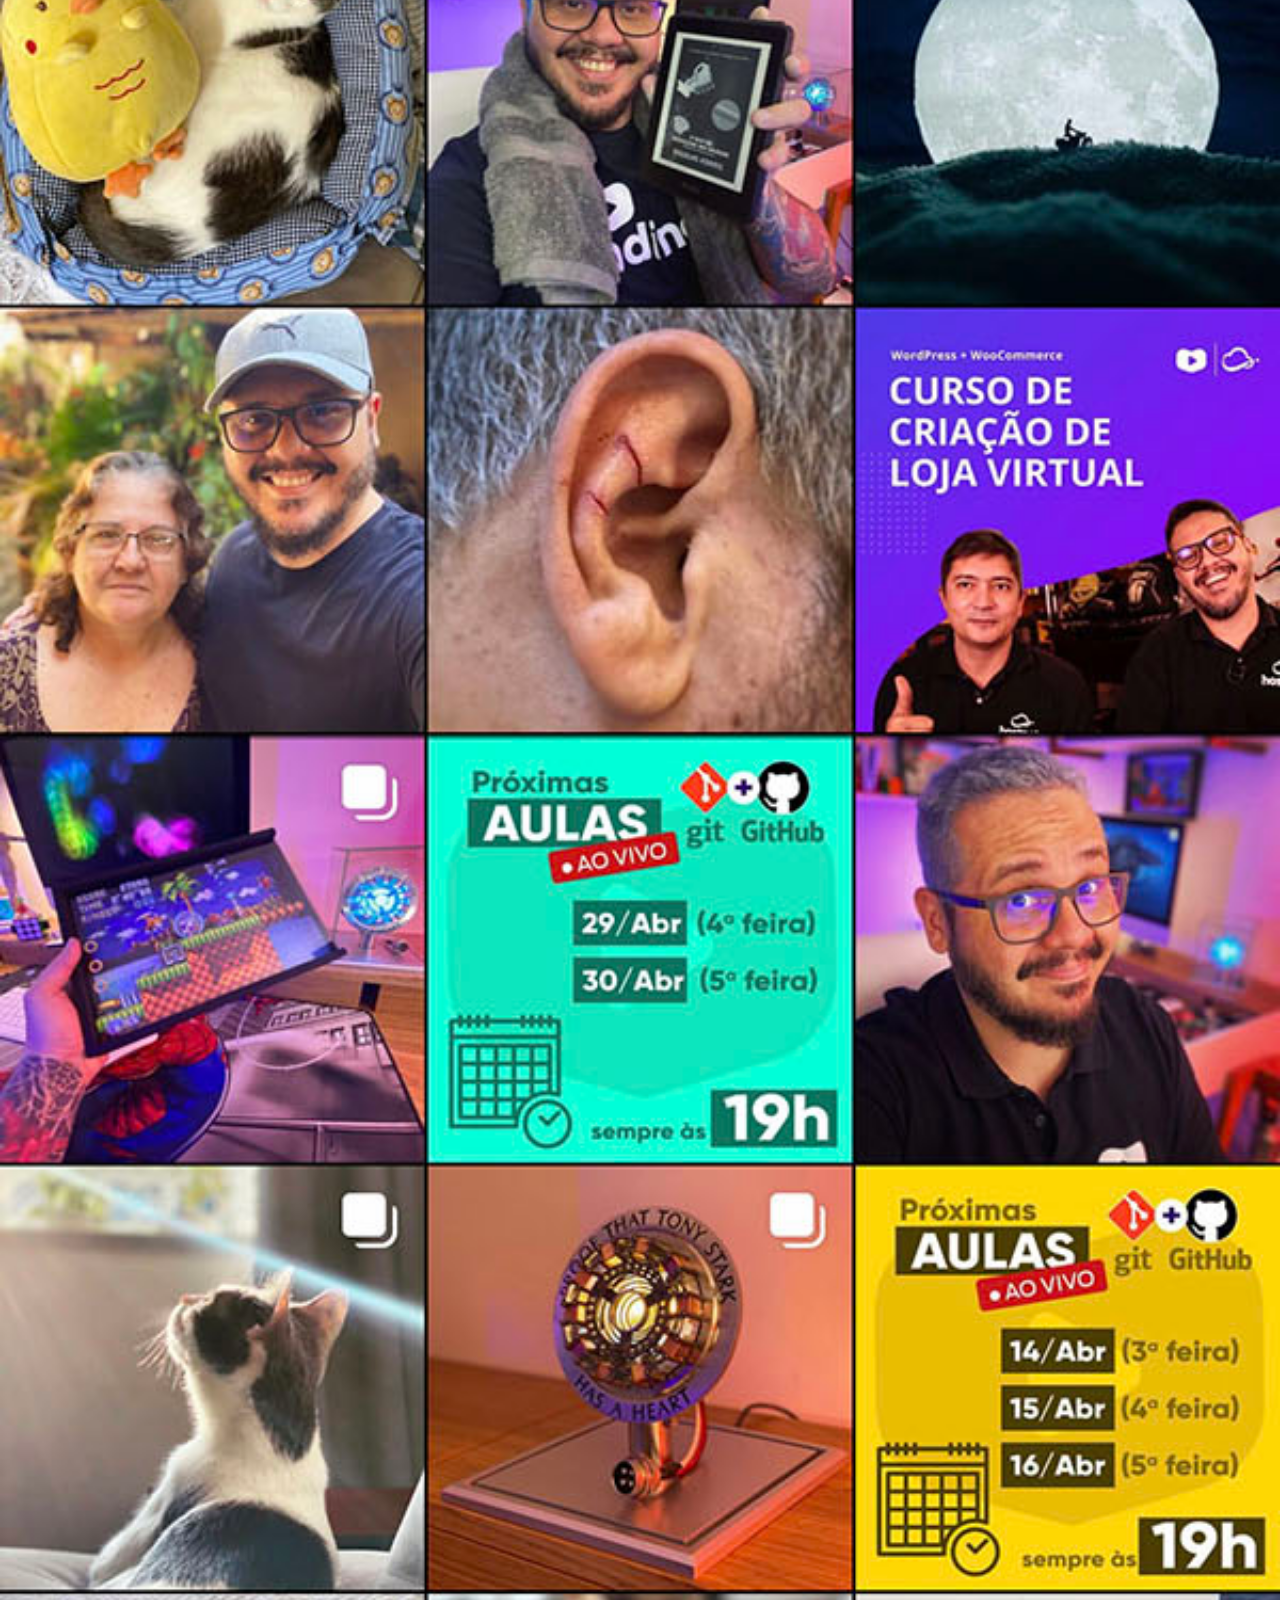
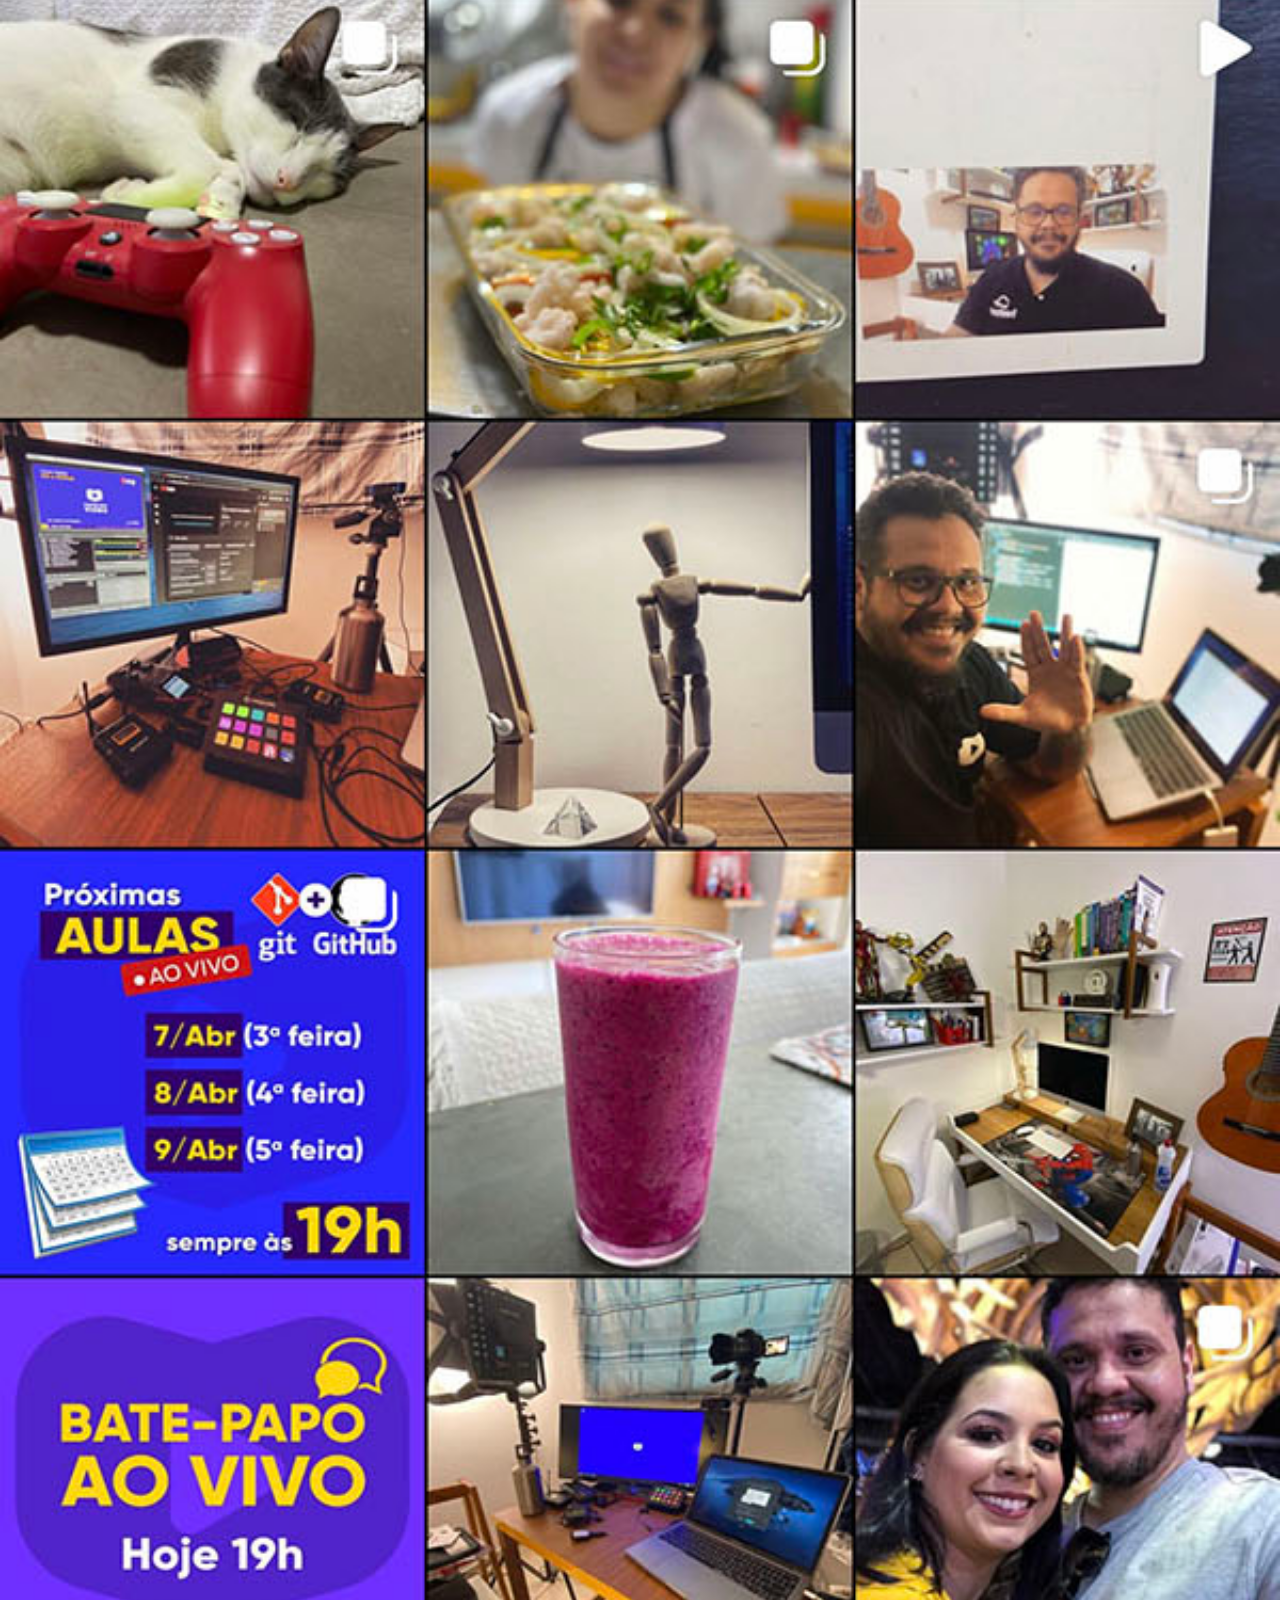
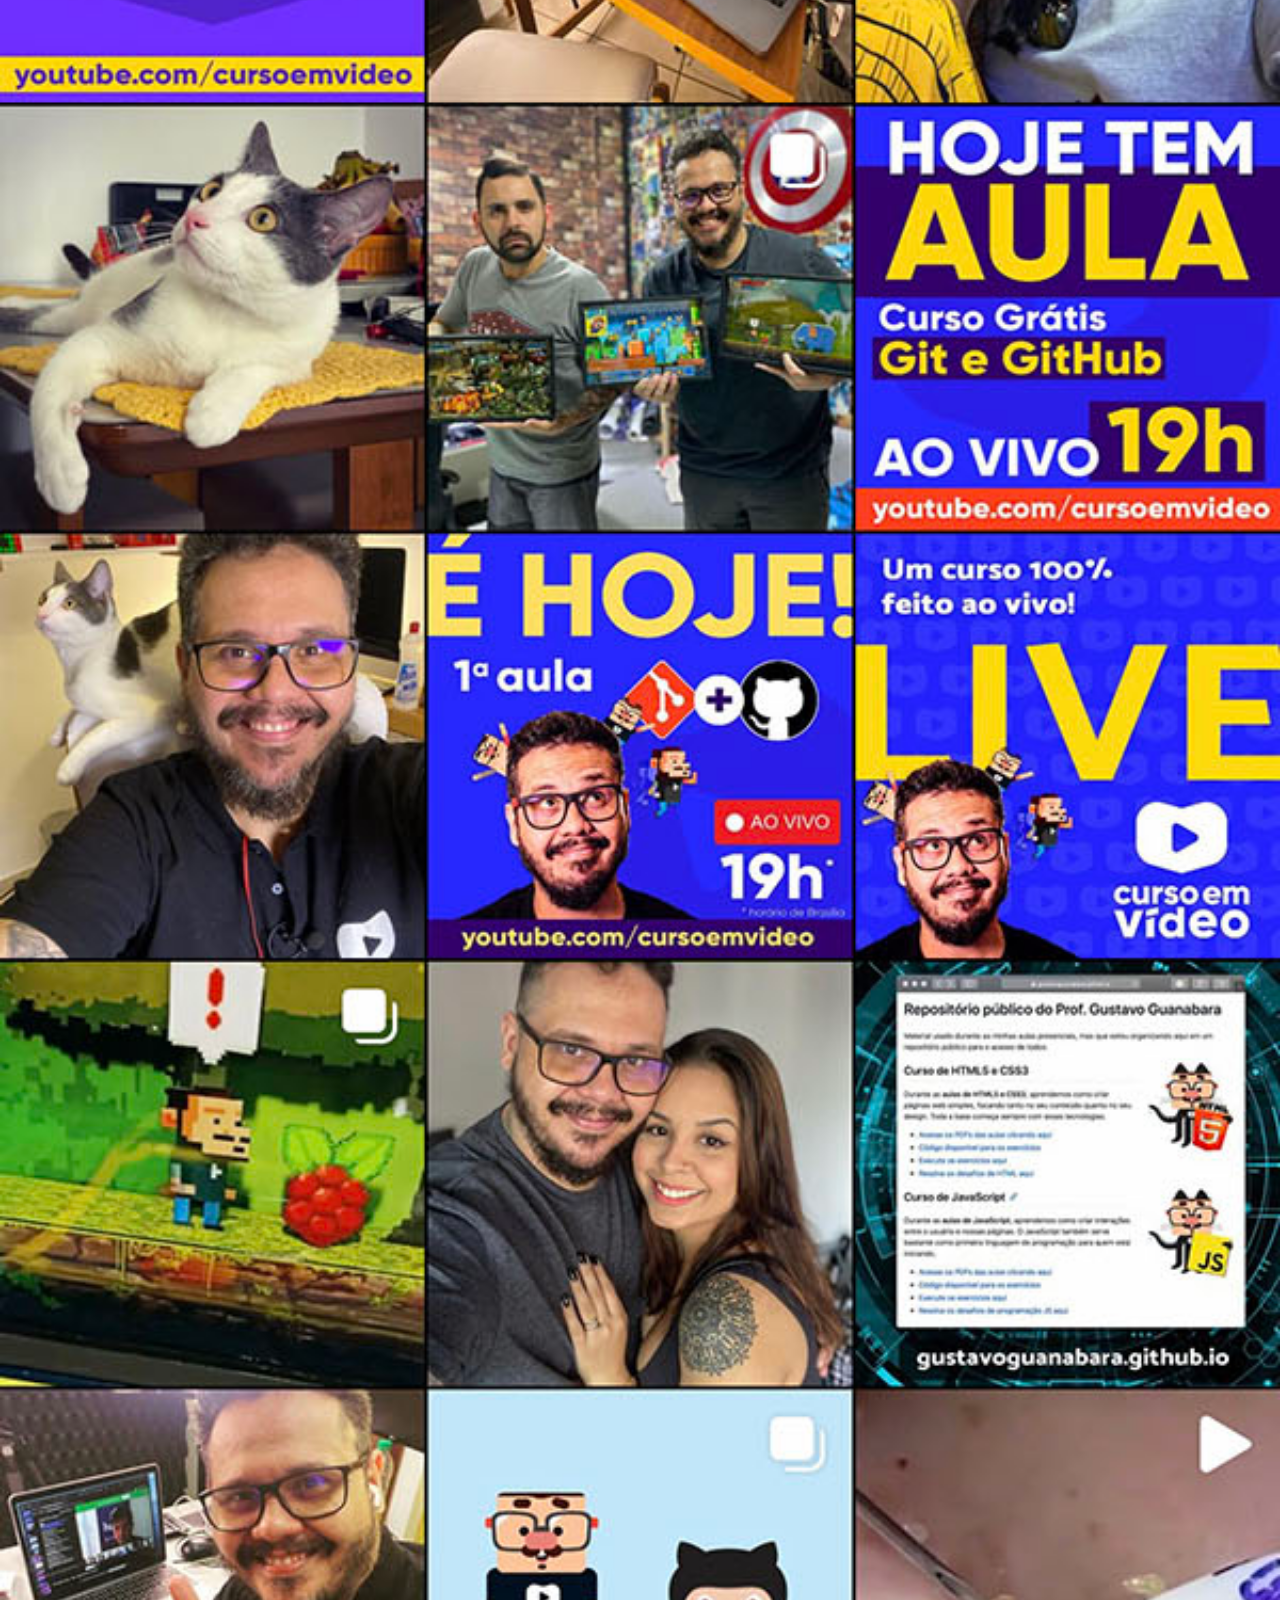
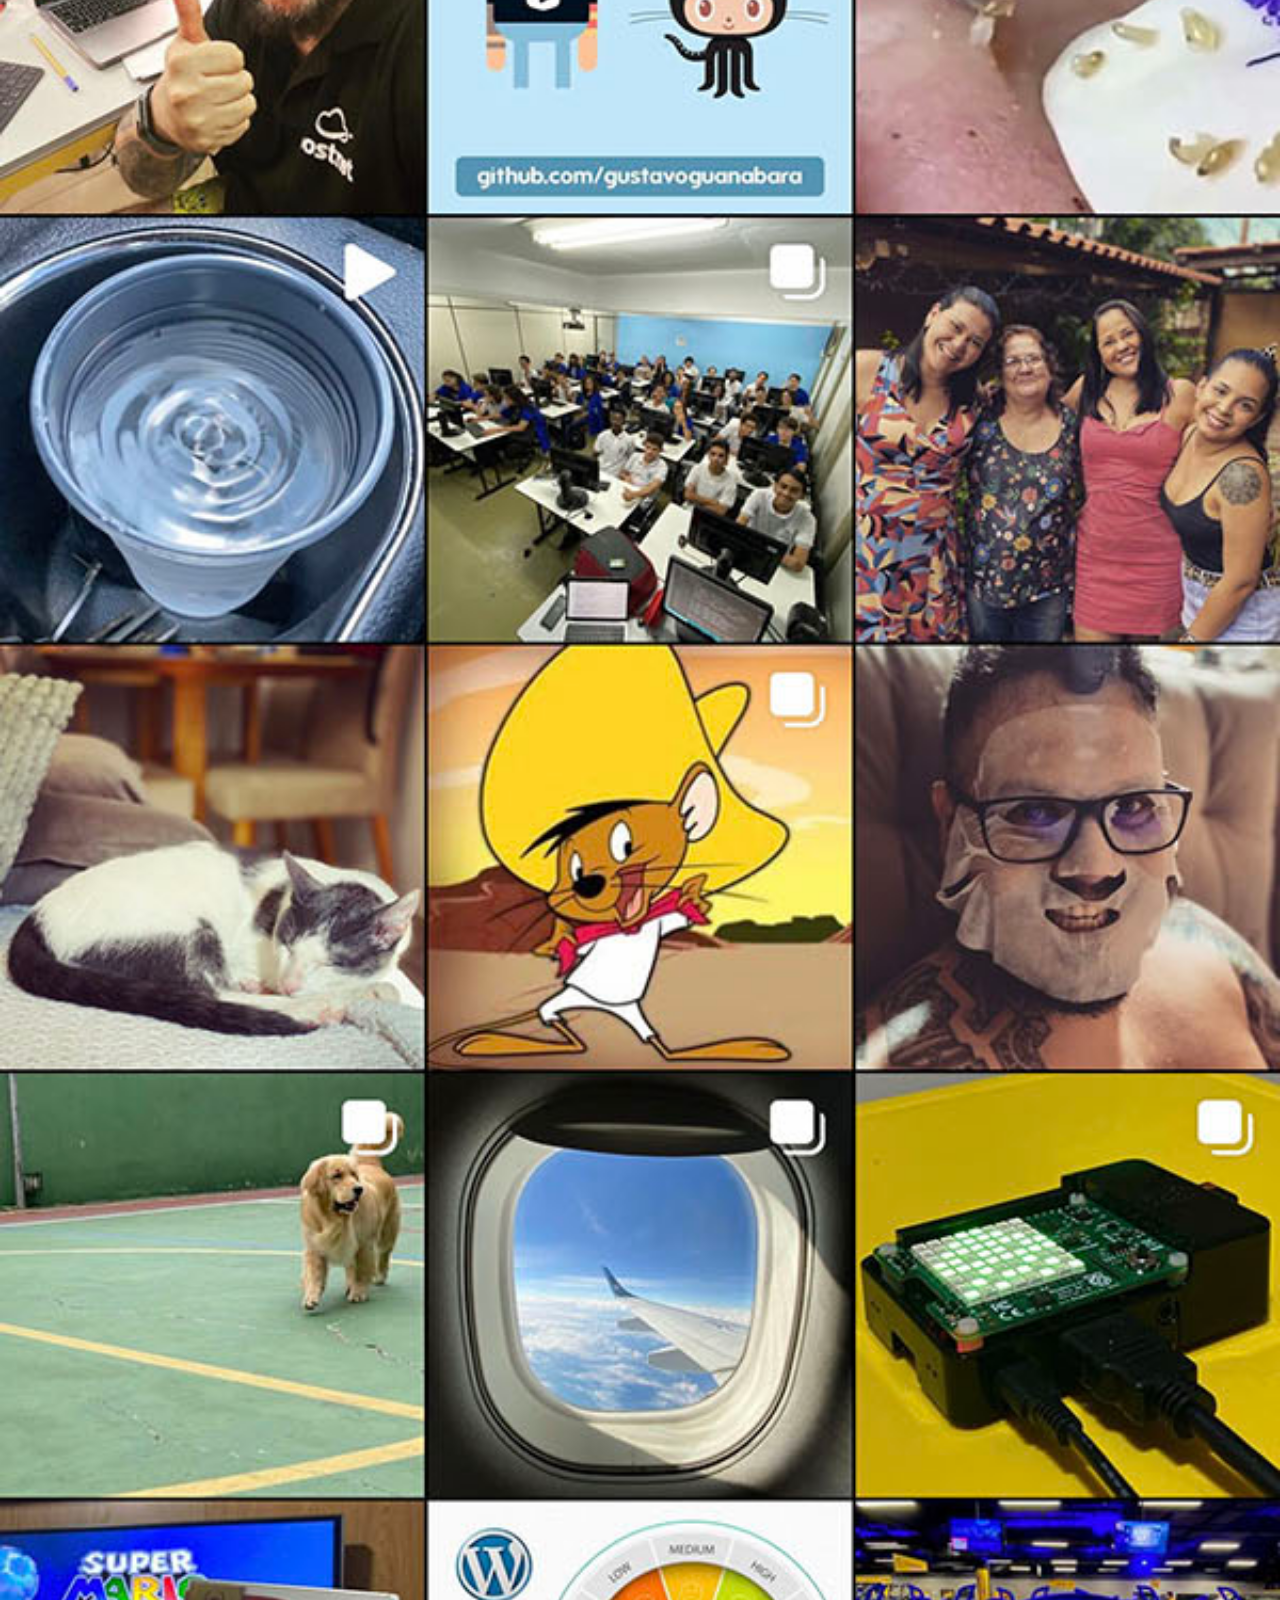
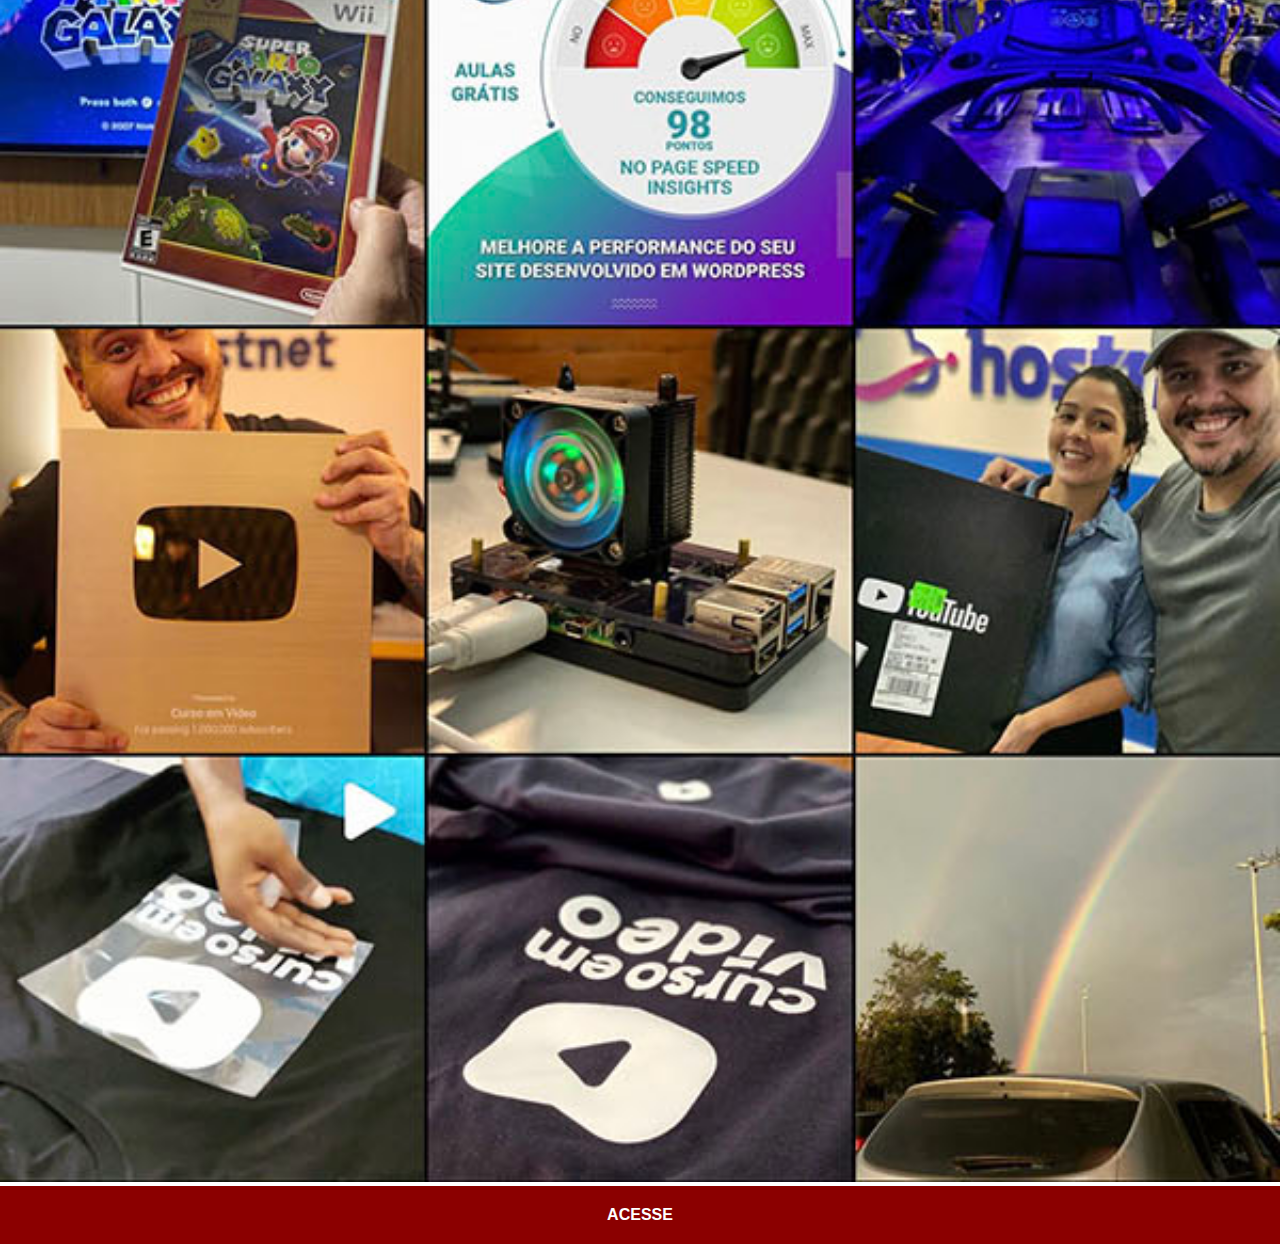
<file: instagram.html>
<!DOCTYPE html>
<html lang="pt-br">
<head>
    <meta charset="UTF-8">
    <meta name="viewport" content="width=device-width, initial-scale=1.0">
    <link rel="stylesheet" href="estilos/social.css">
    <title>instagram</title>
</head>
<body>
    <img src="imagens/tela-instagram.jpg" alt="Instagram">
    <a href="https://www.instagram.com/gustavoguanabara/">ACESSE</a>
</body>
</html>
</file>
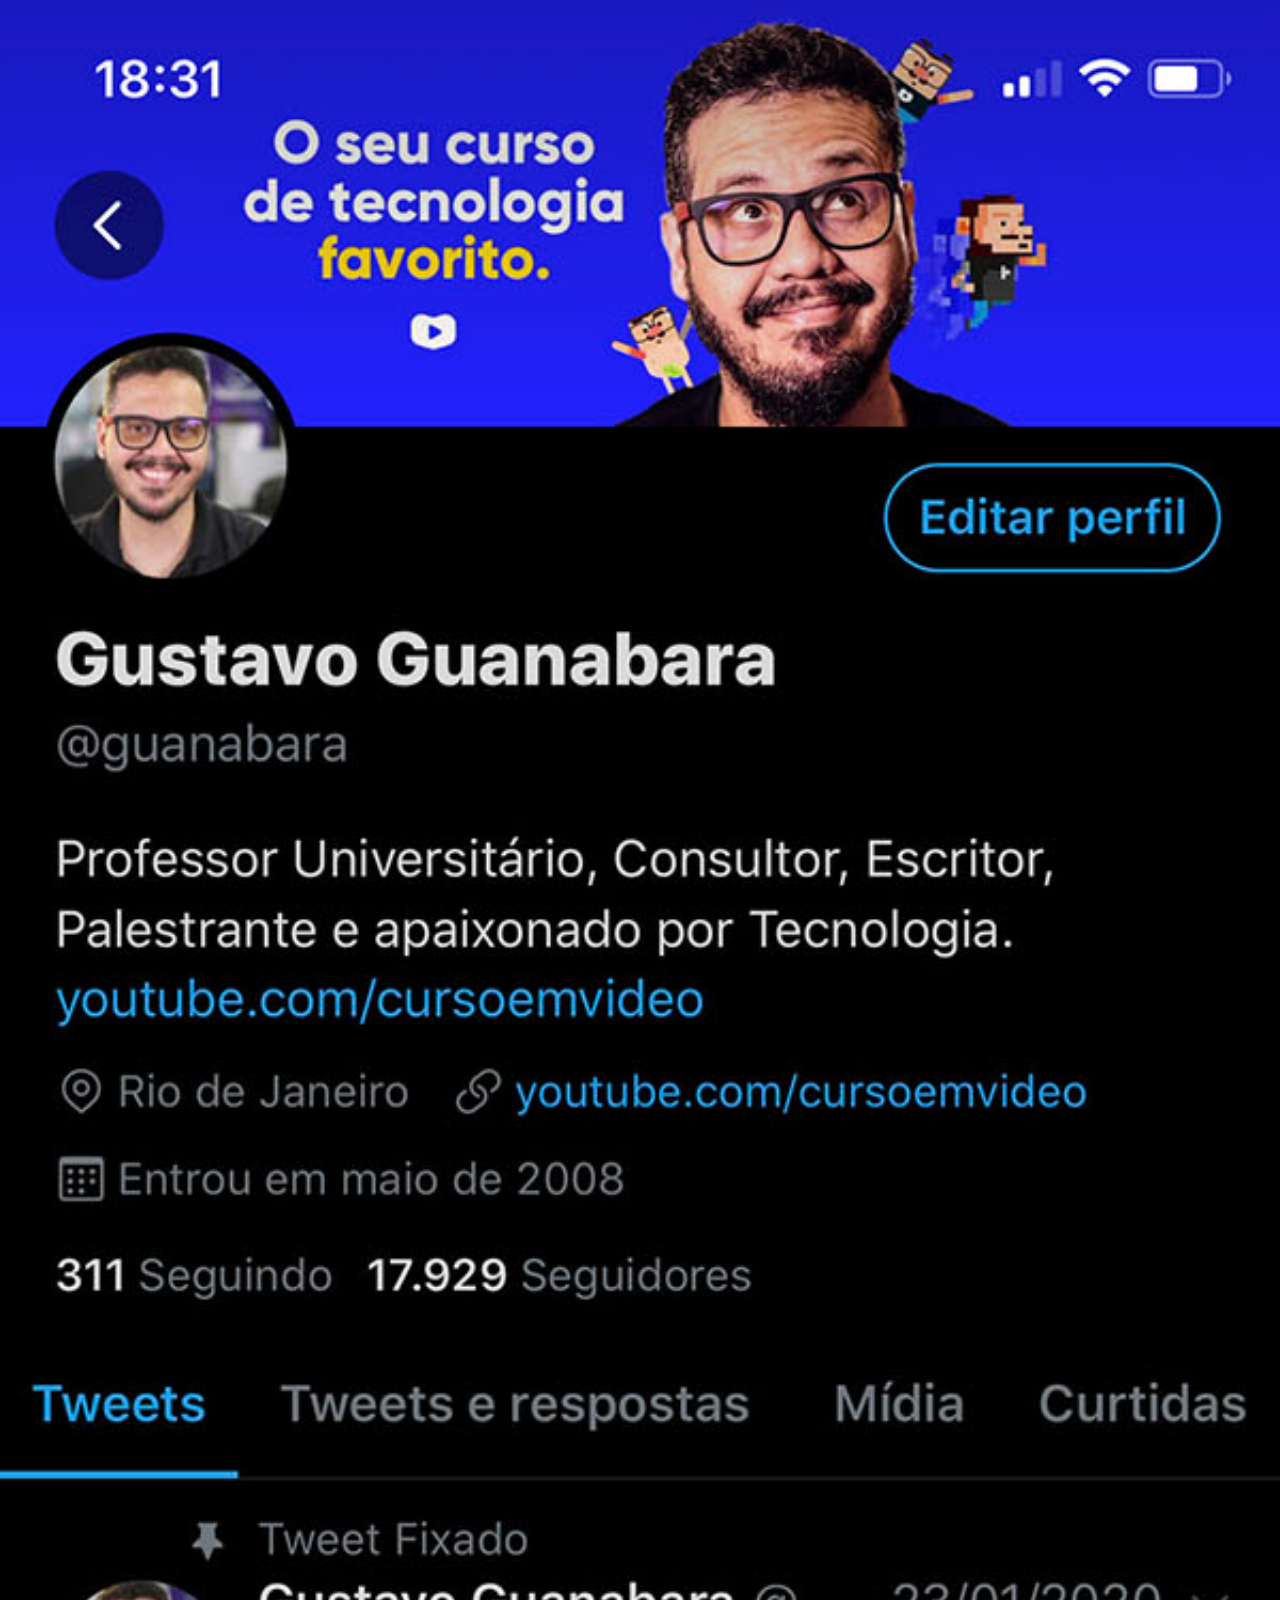
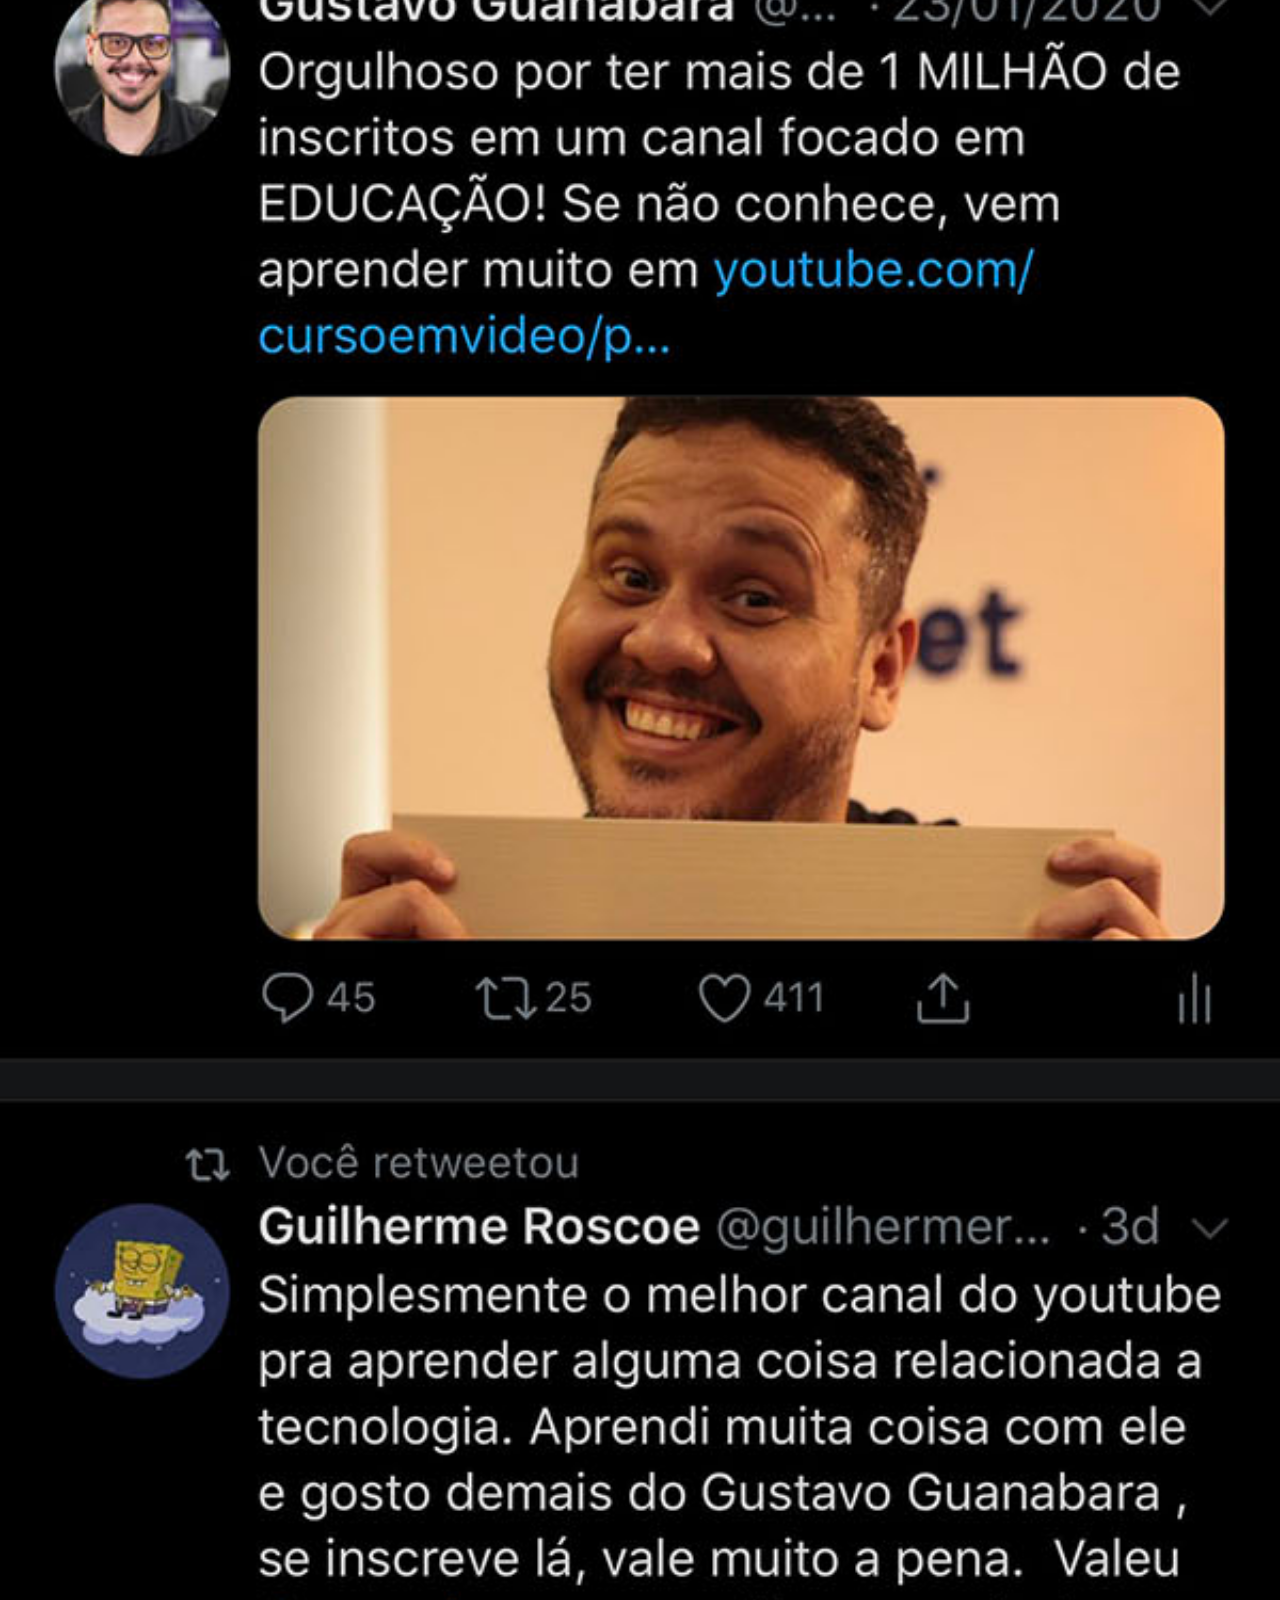
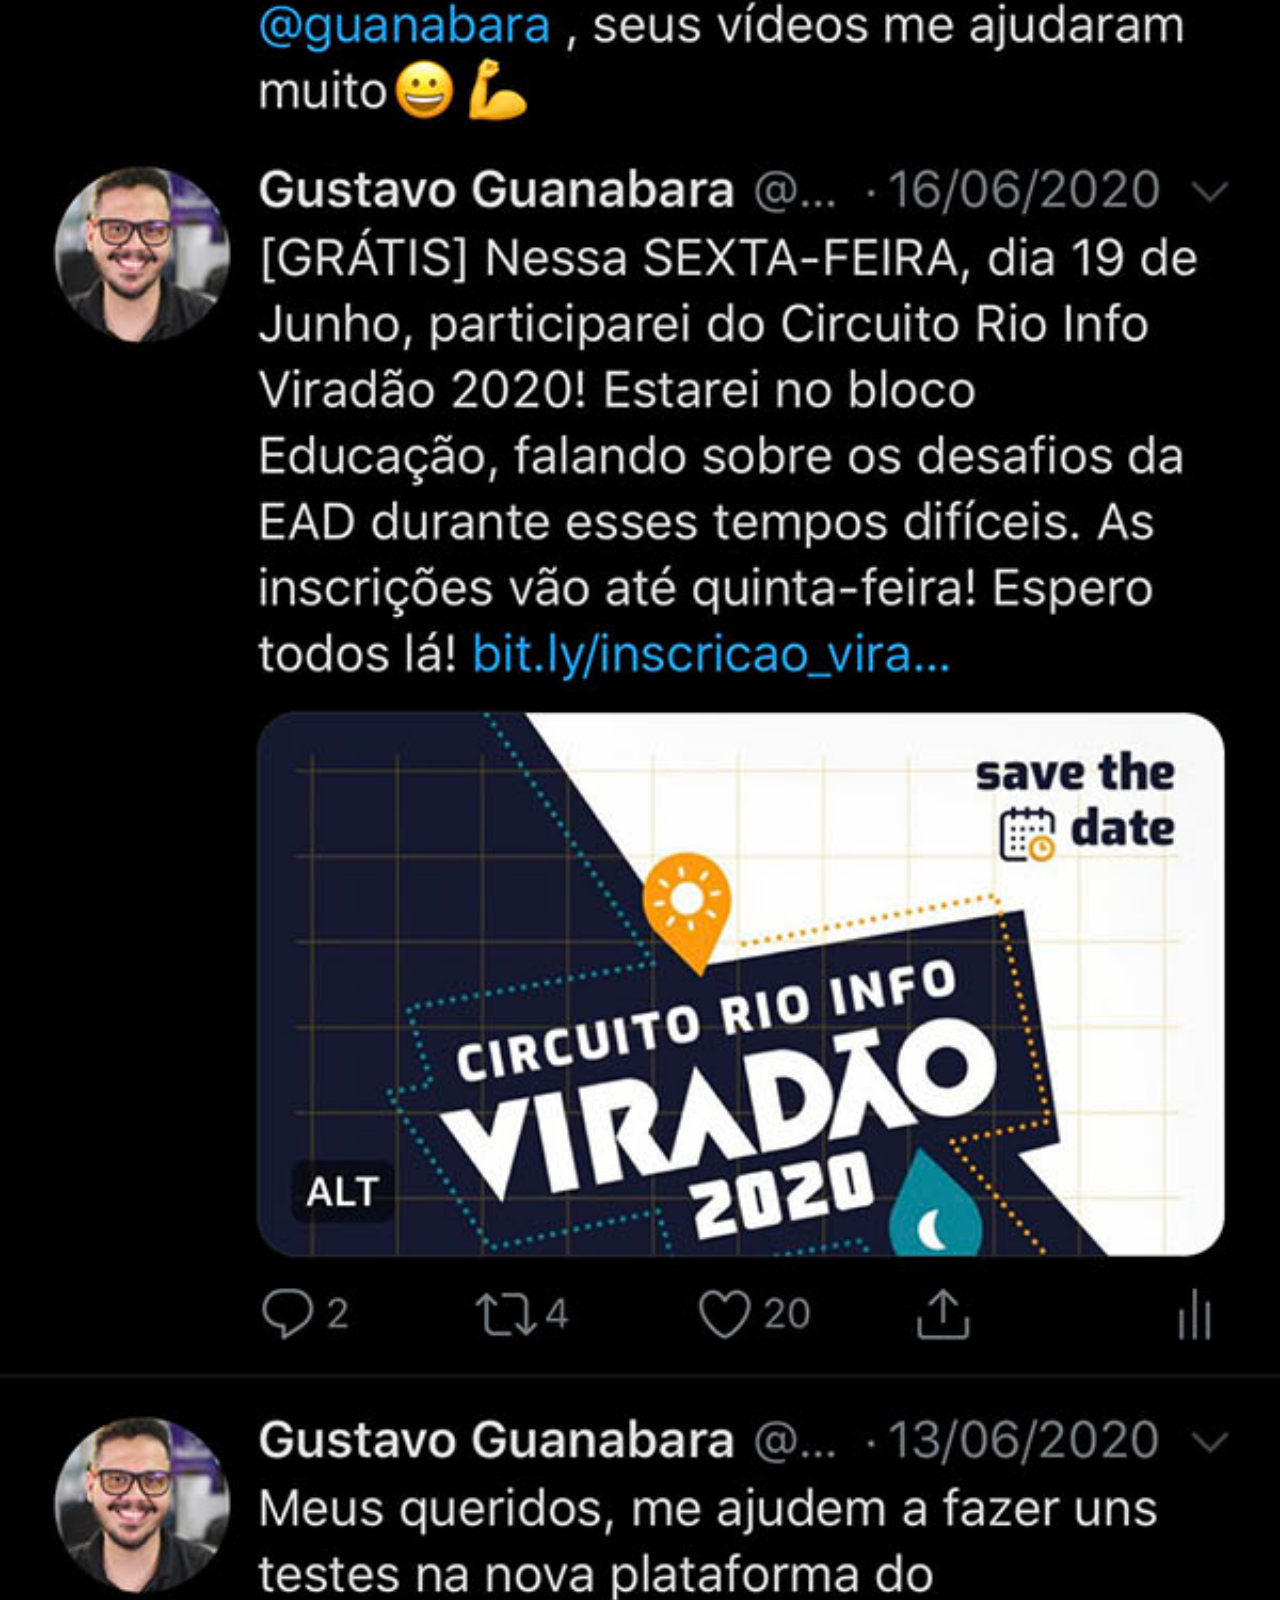
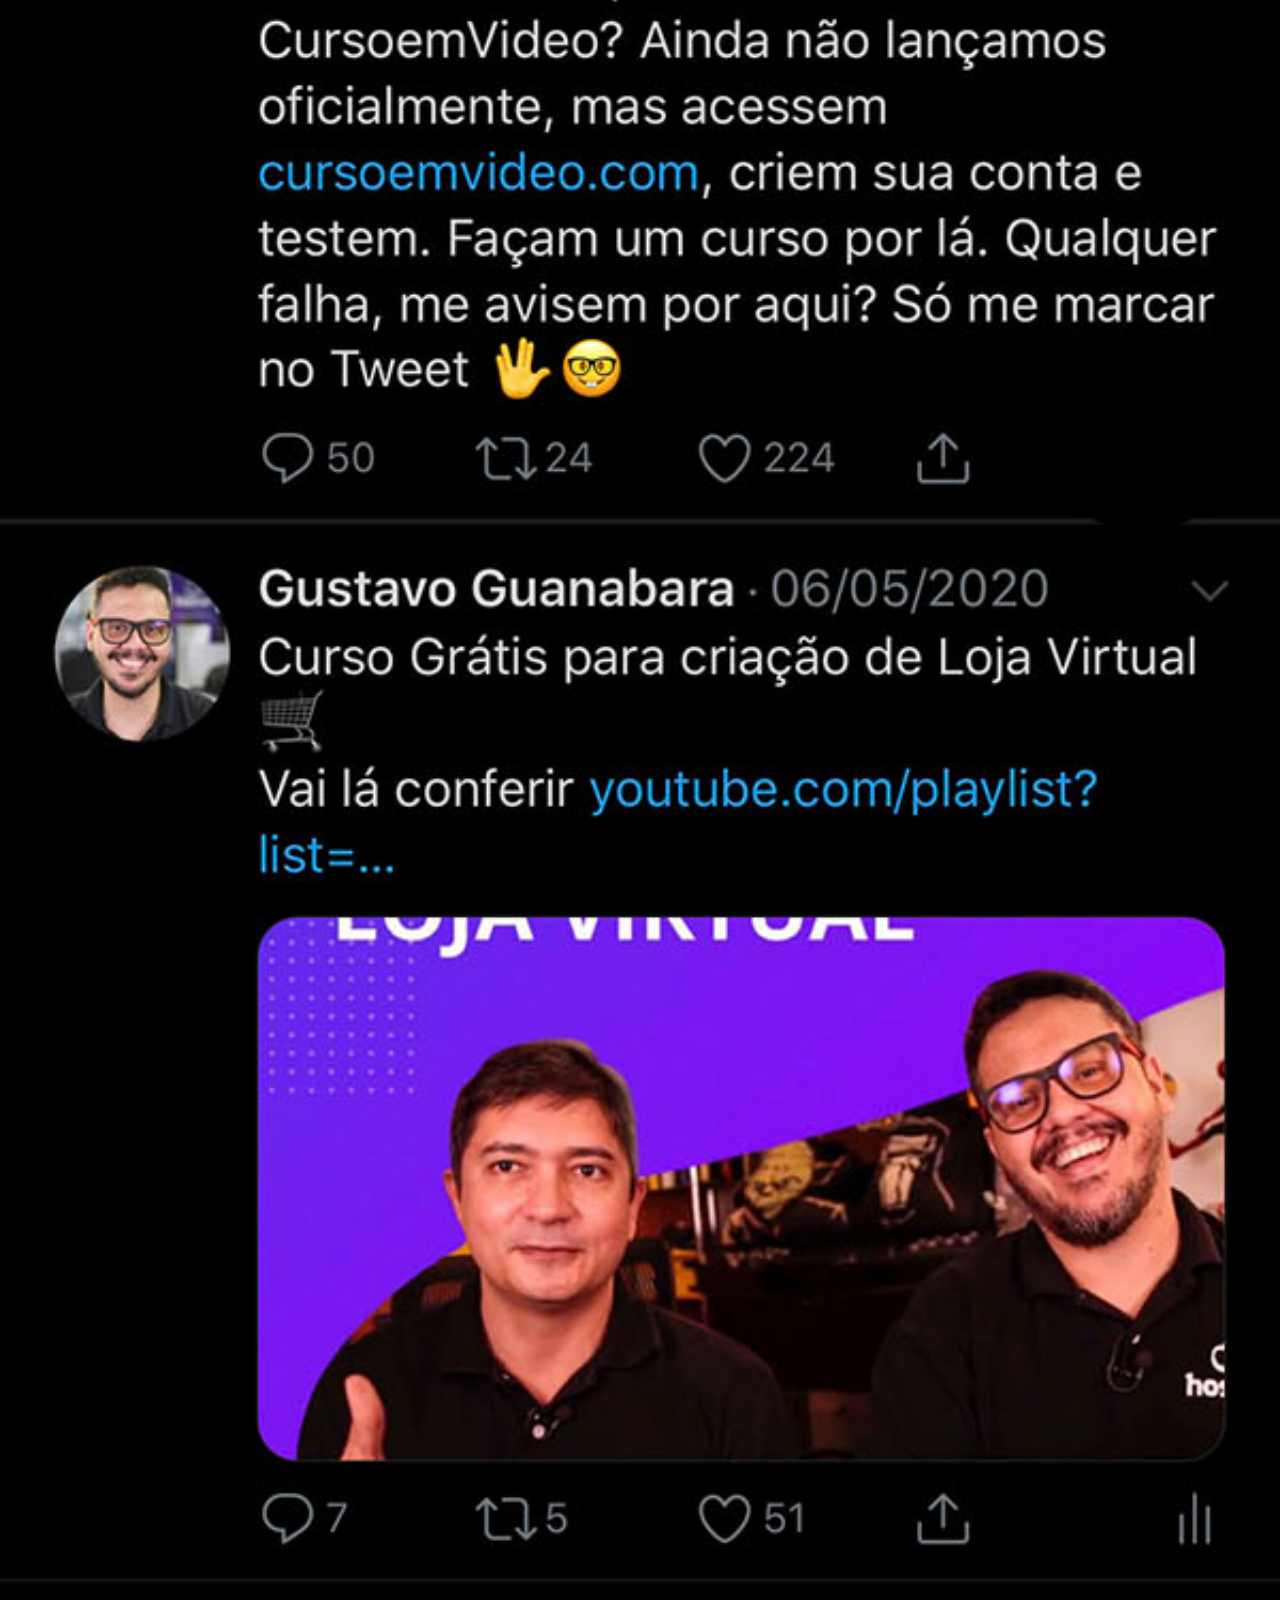
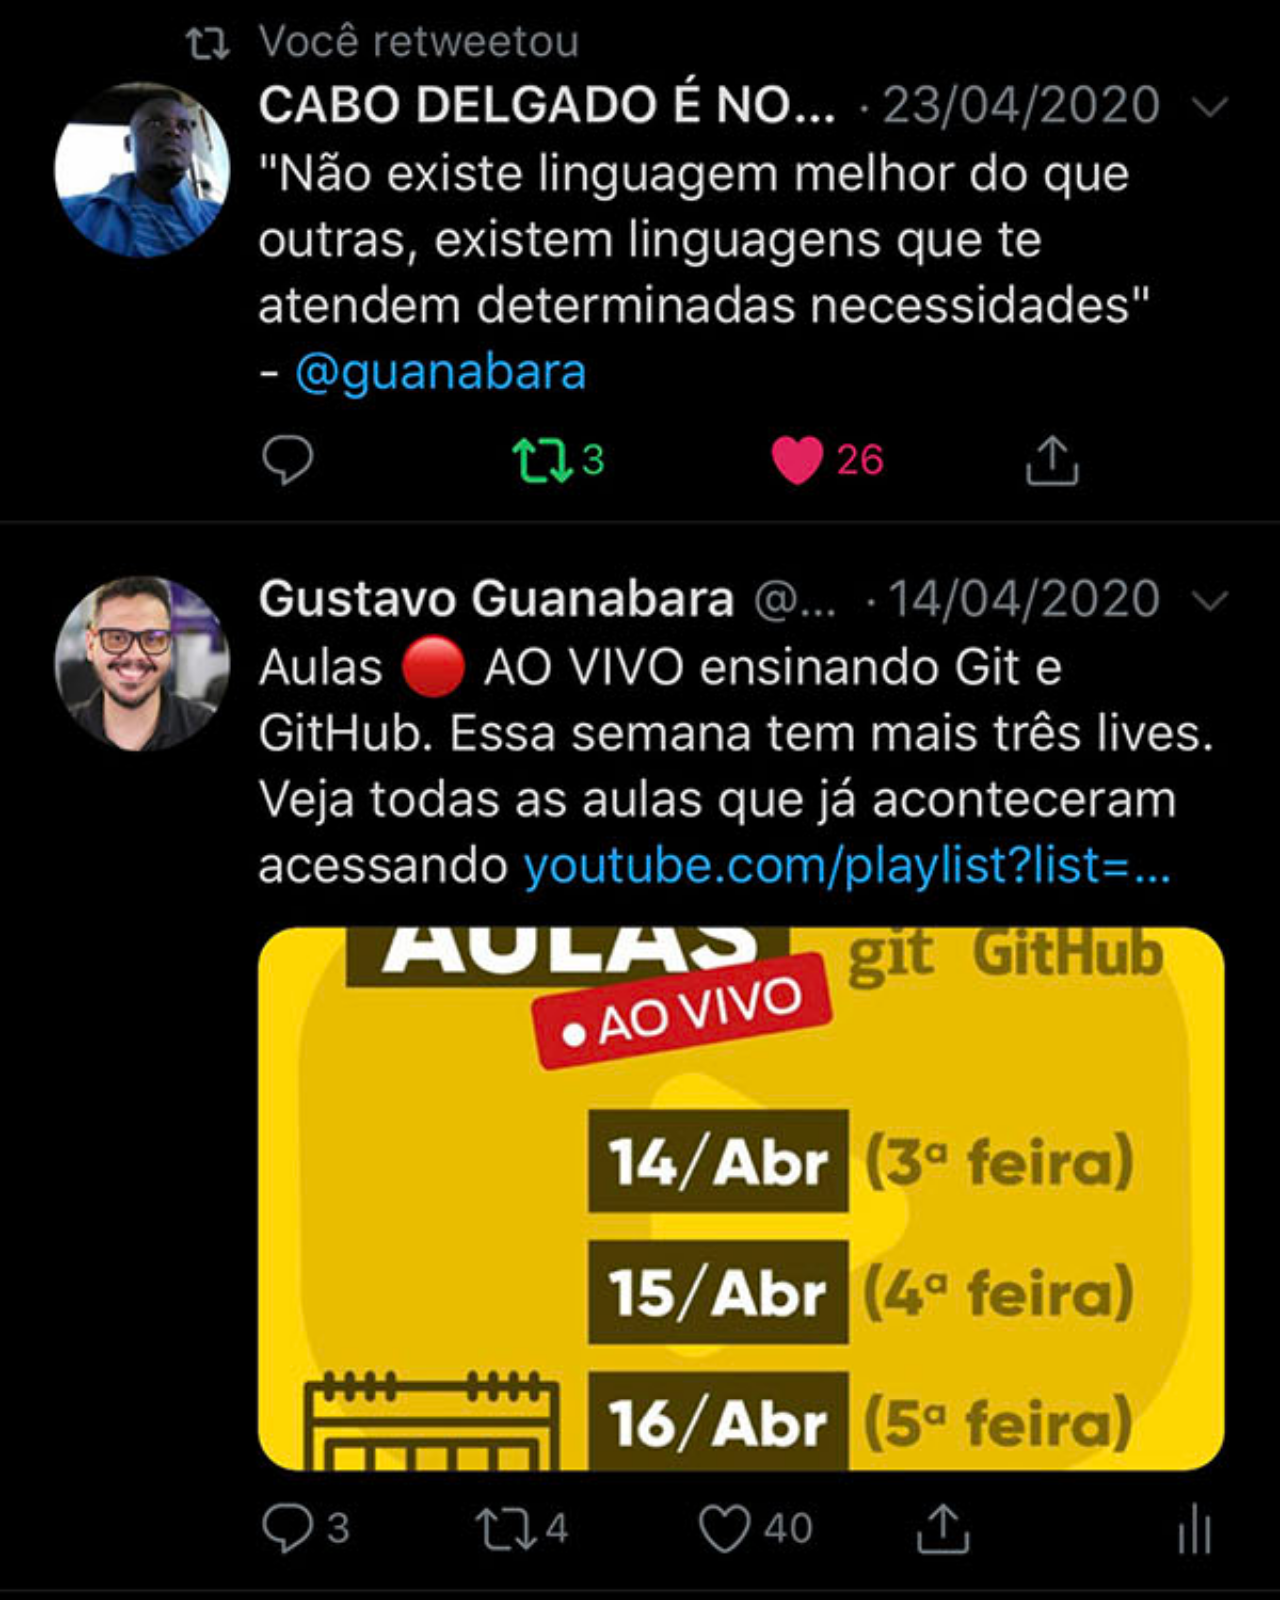
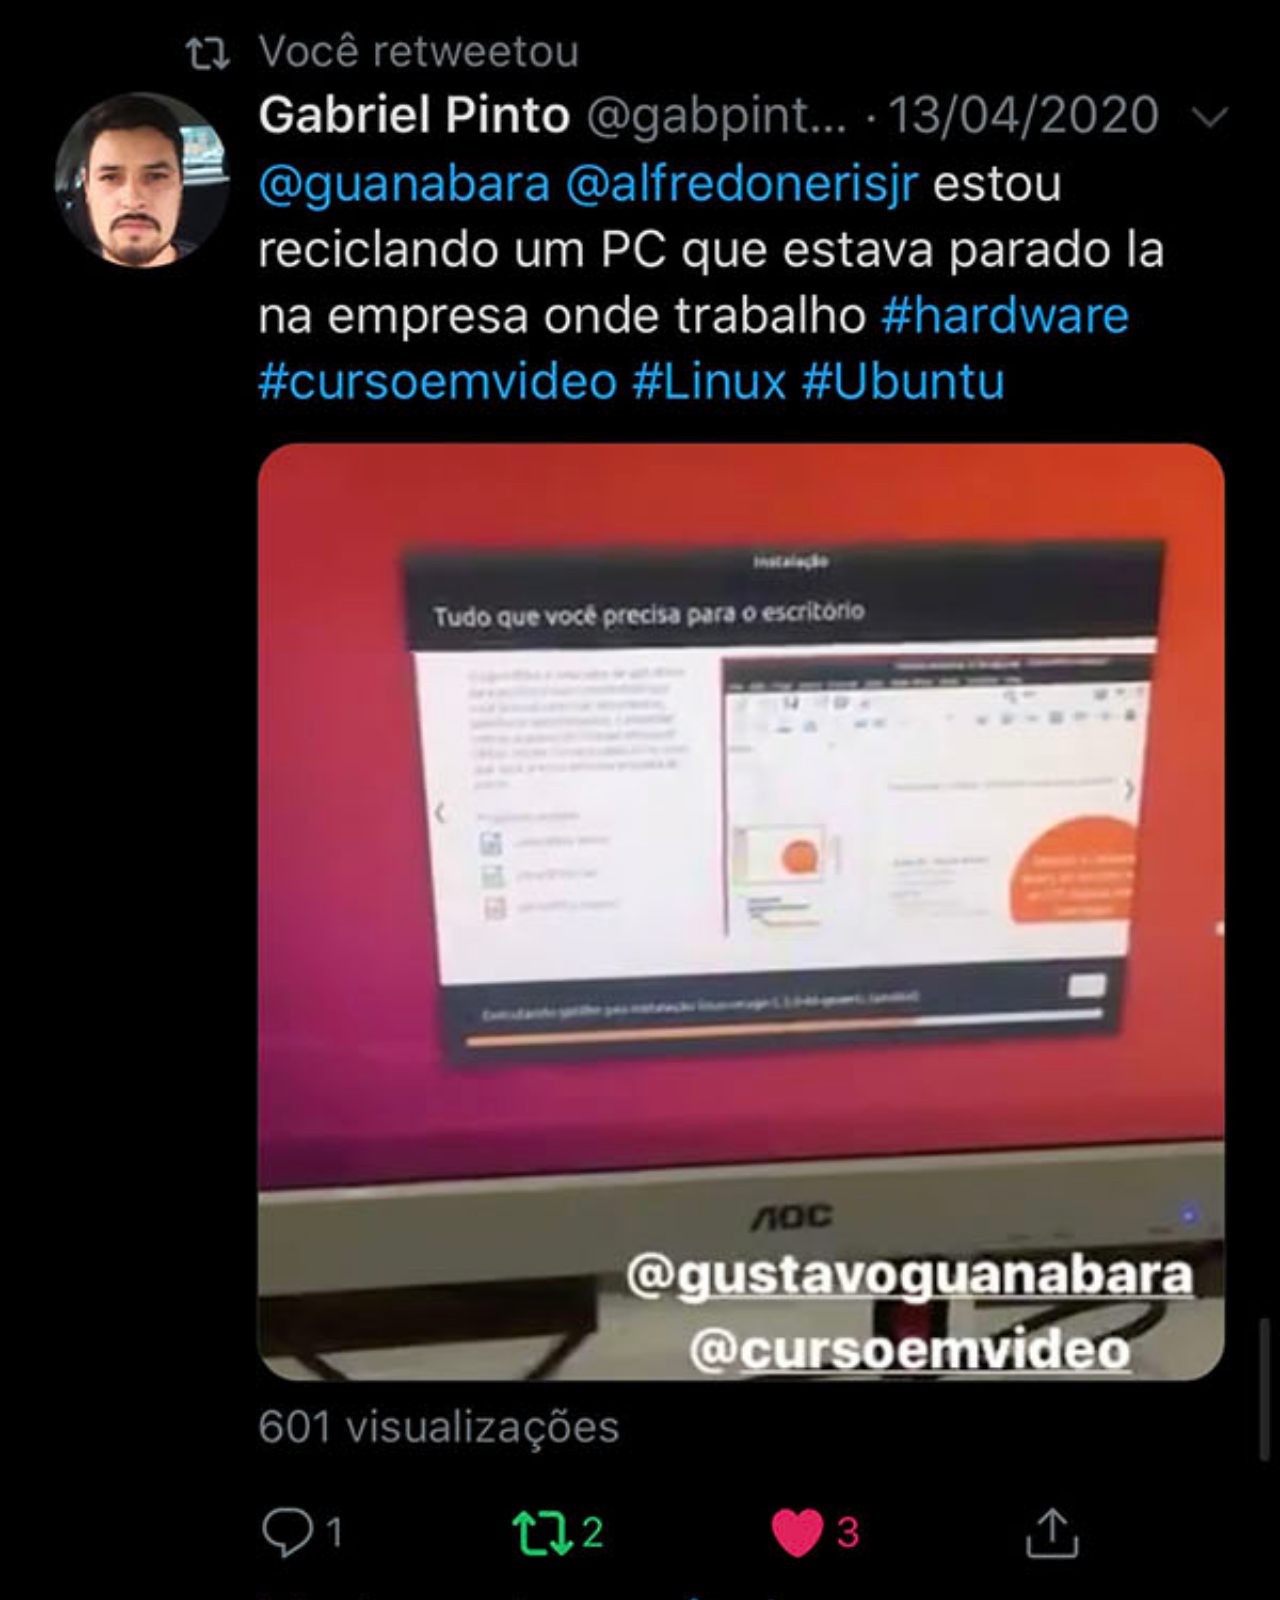
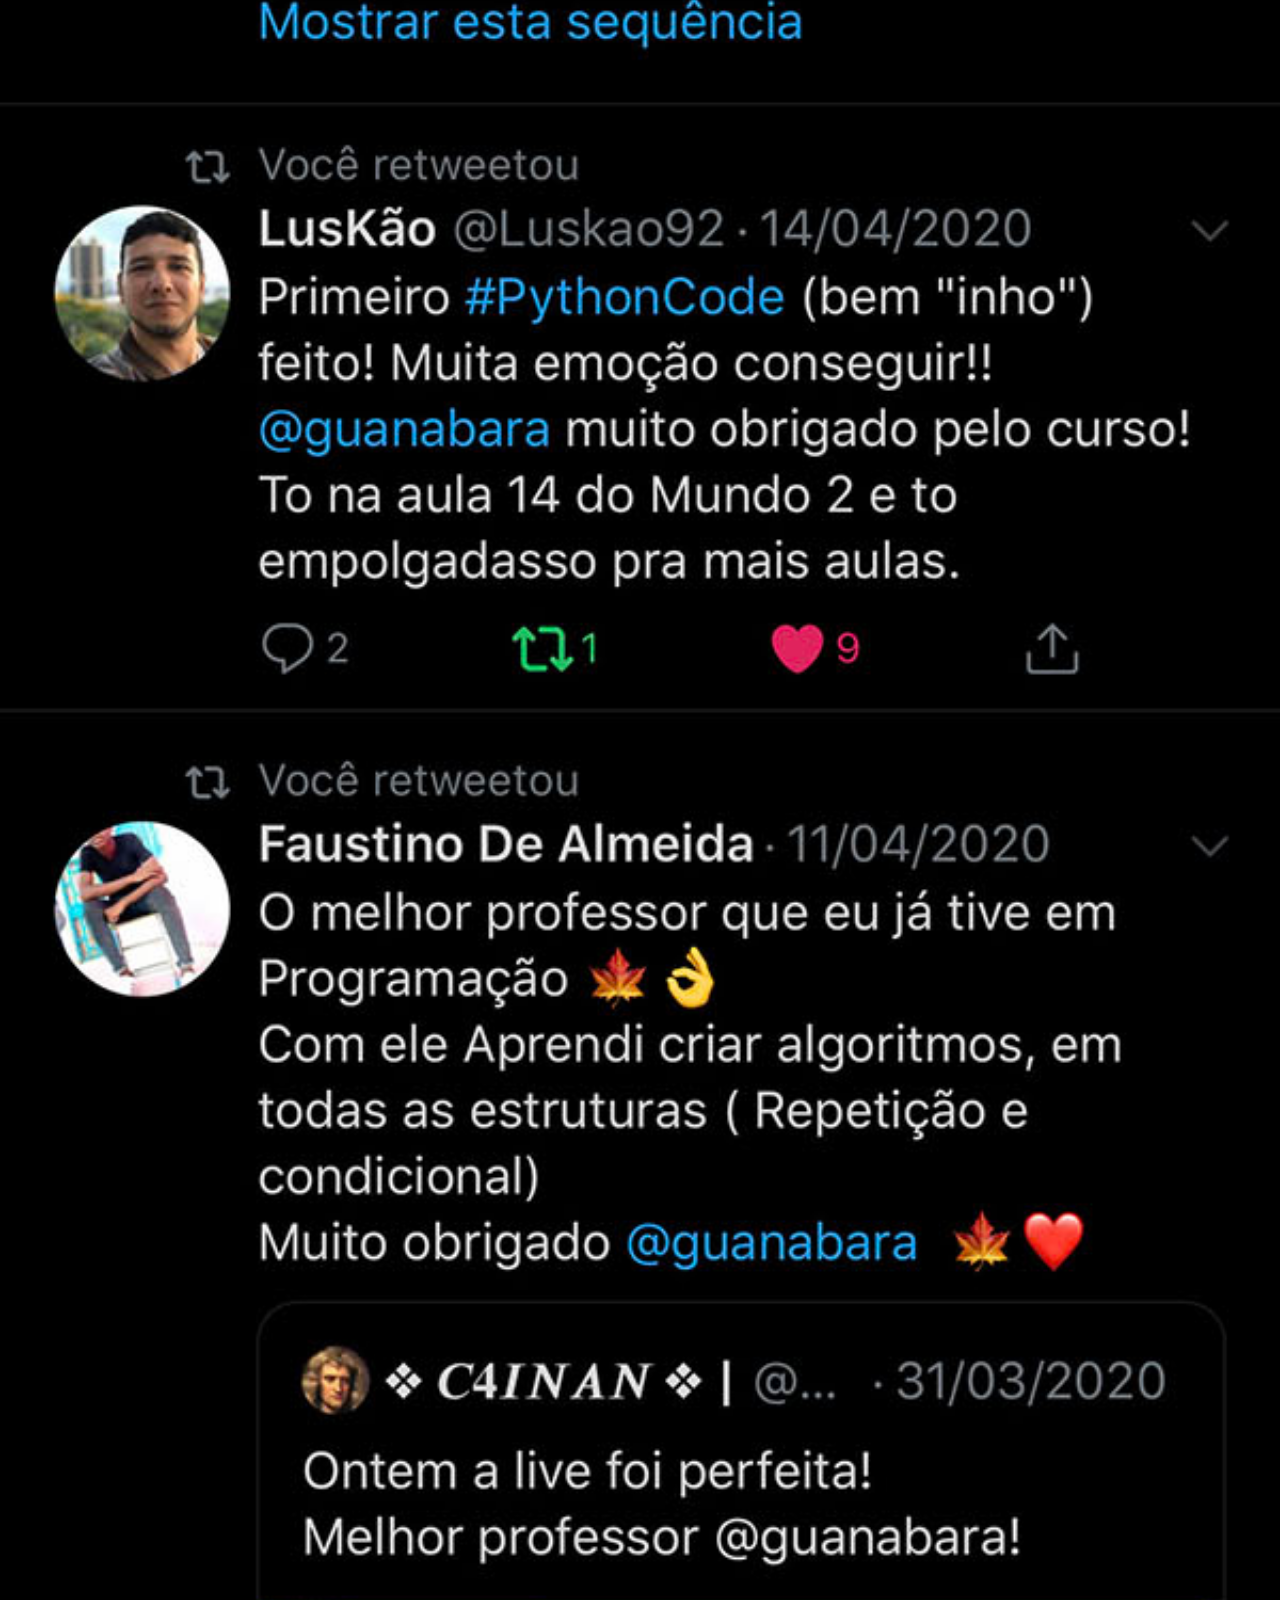
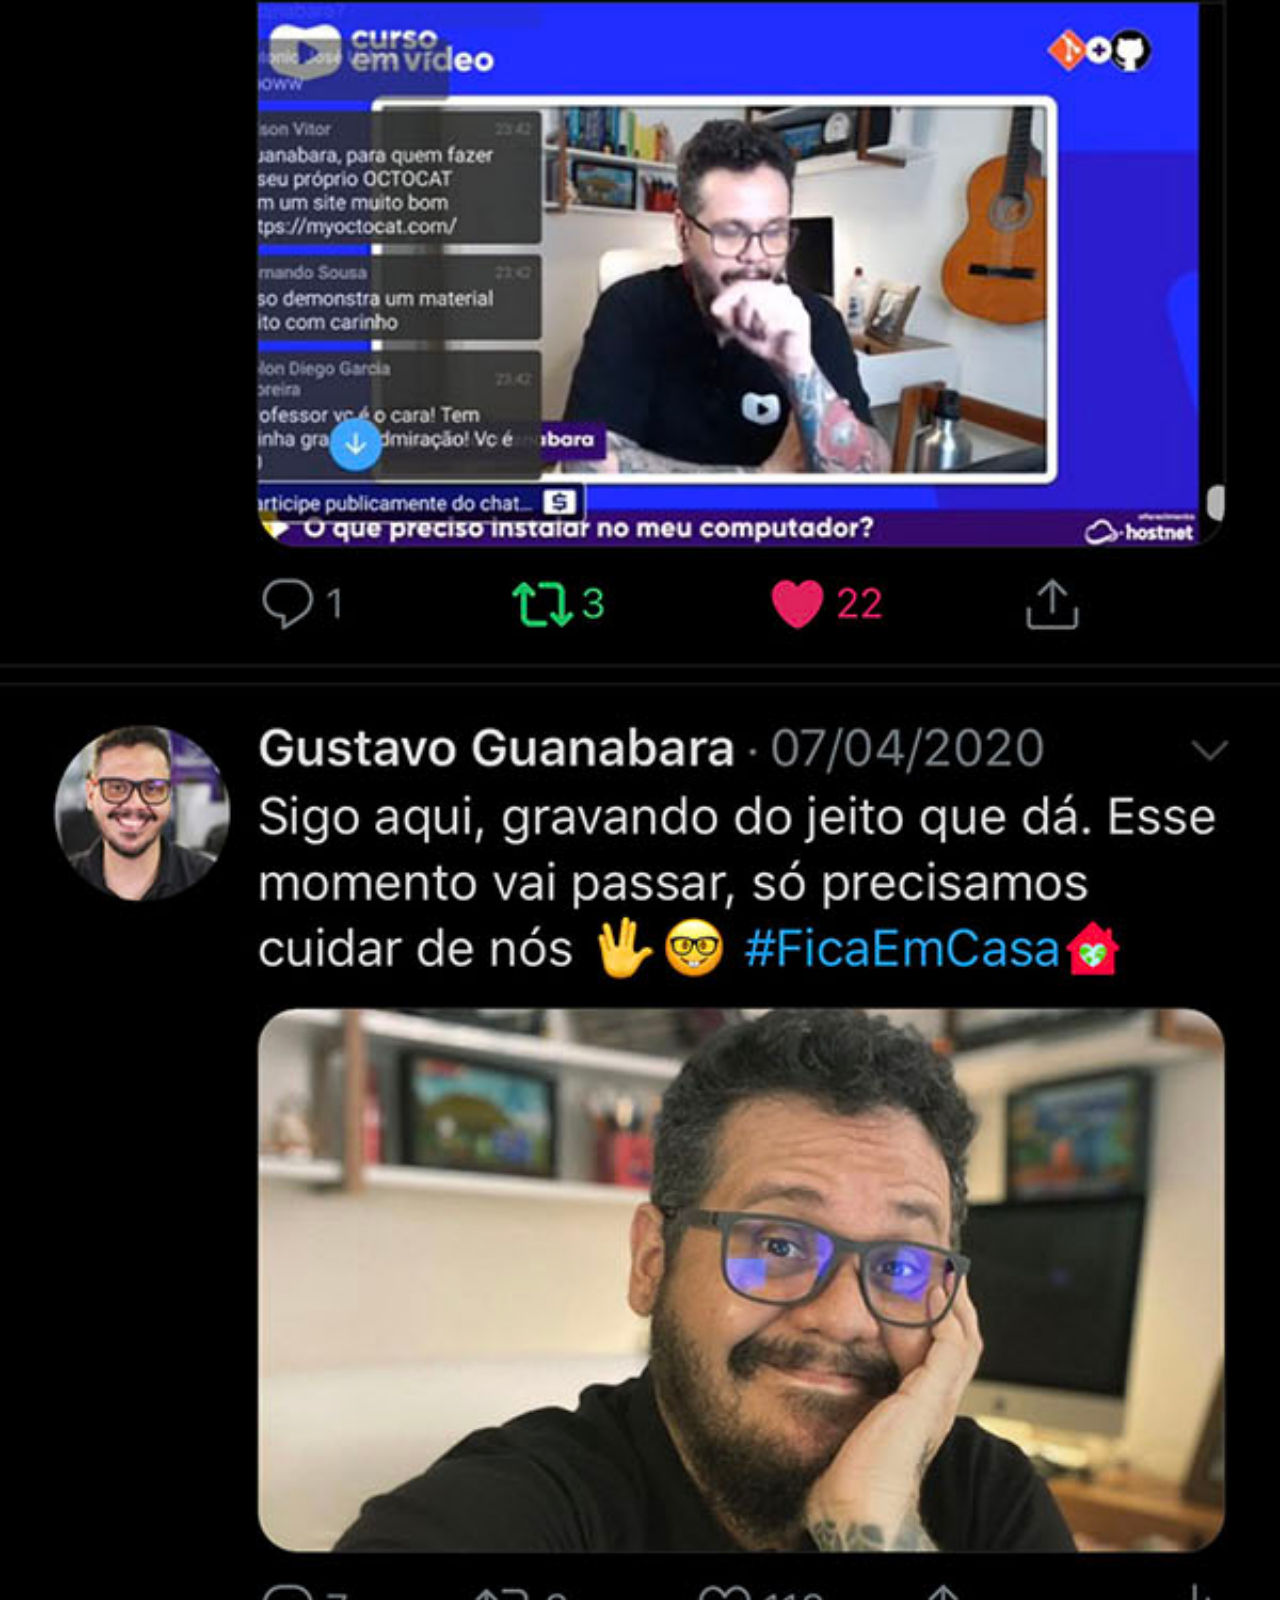
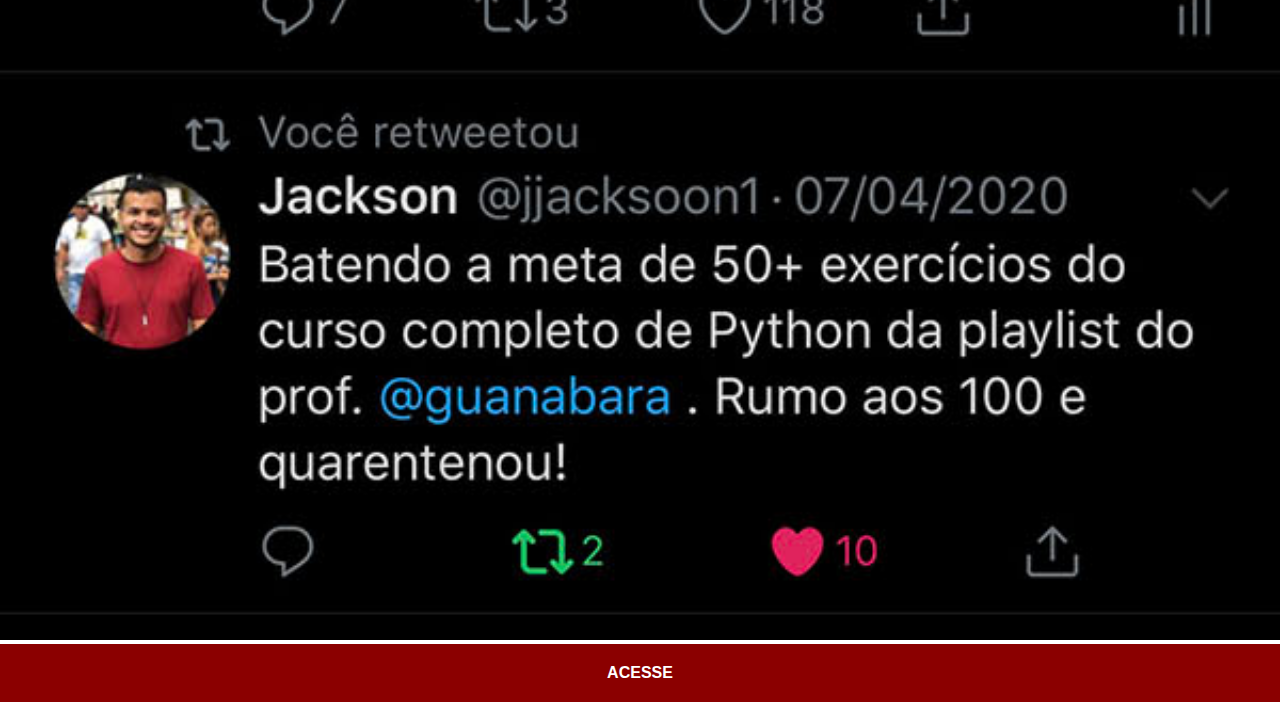
<file: twitter.html>
<!DOCTYPE html>
<html lang="pt-br">
<head>
    <meta charset="UTF-8">
    <meta name="viewport" content="width=device-width, initial-scale=1.0">
    <title>Twitter</title>
    <link rel="stylesheet" href="estilos/social.css">
</head>
<body>
    <img src="imagens/tela-twitter.jpg" alt="Twitter">
    <a href="https://twitter.com/guanabara?ref_src=twsrc%5Egoogle%7Ctwcamp%5Eserp%7Ctwgr%5Eauthor" target="_blank">ACESSE</a>
</body>
</html>
</file>
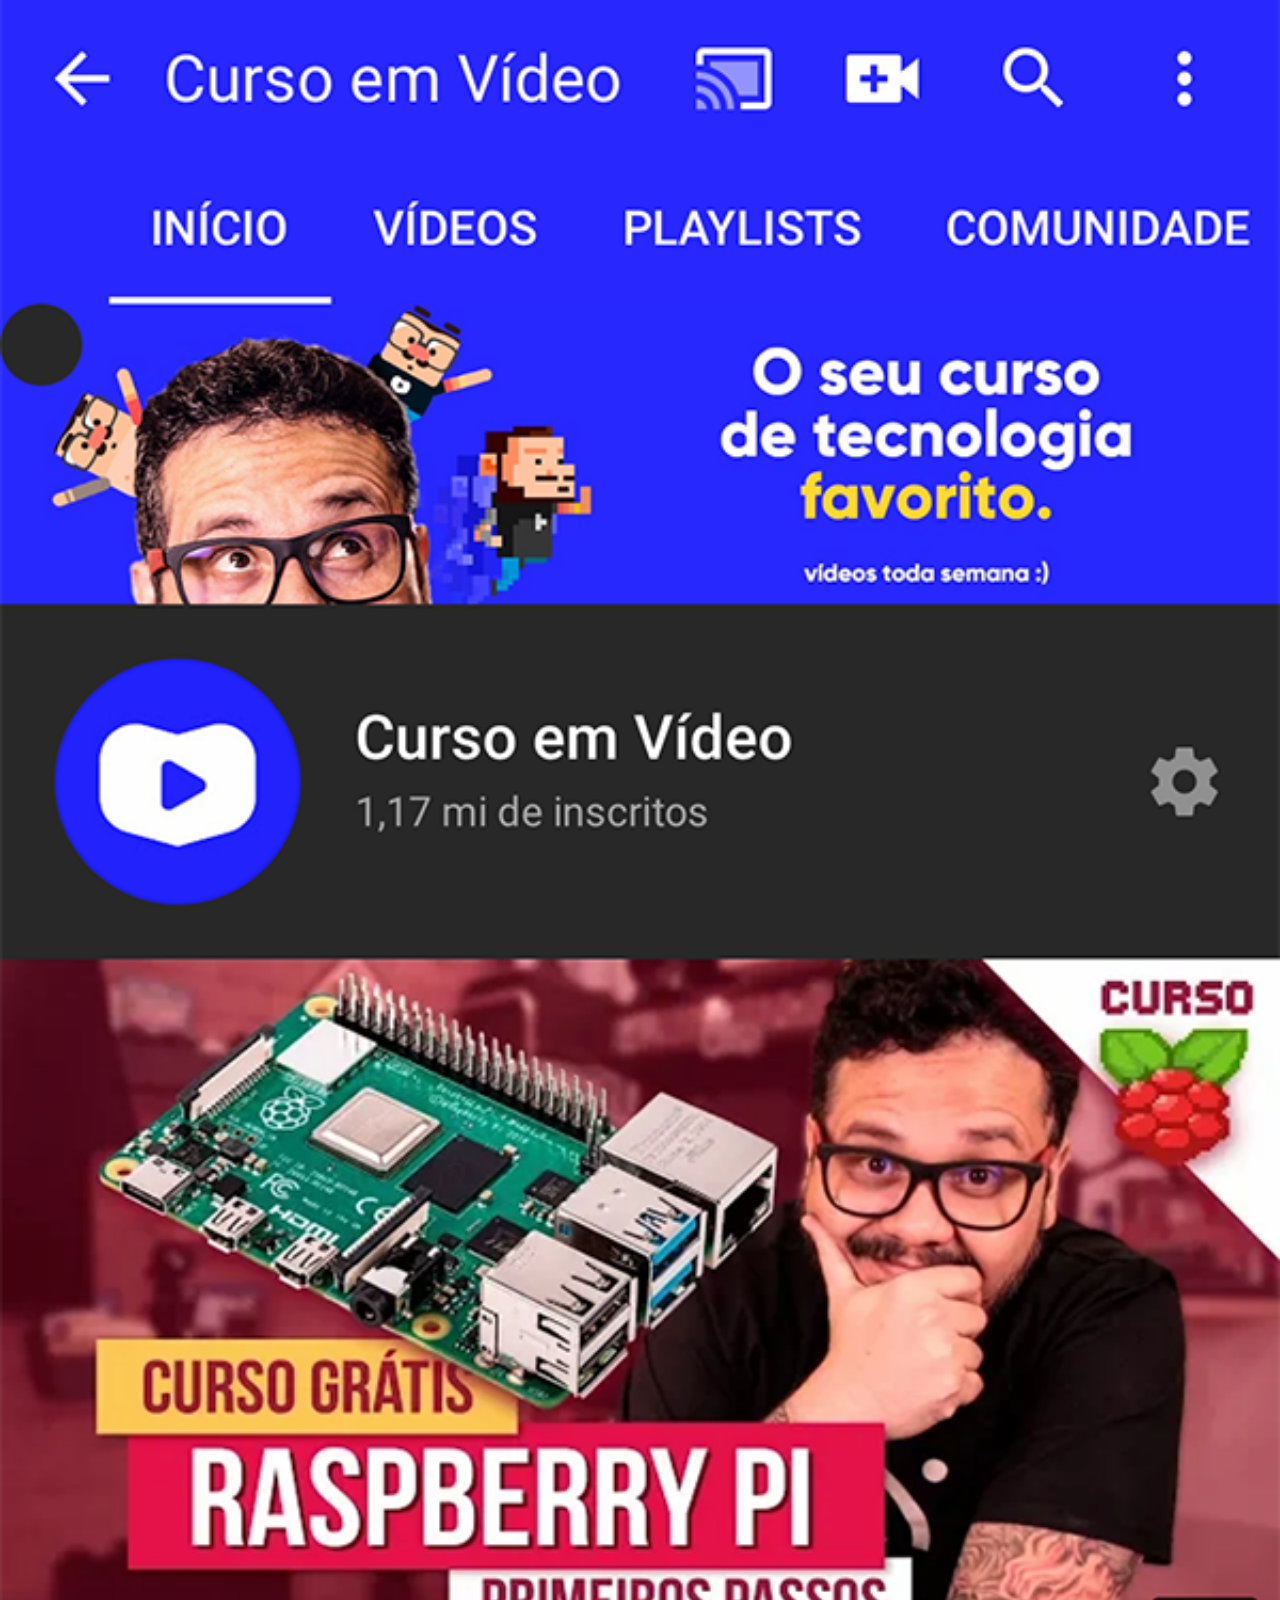
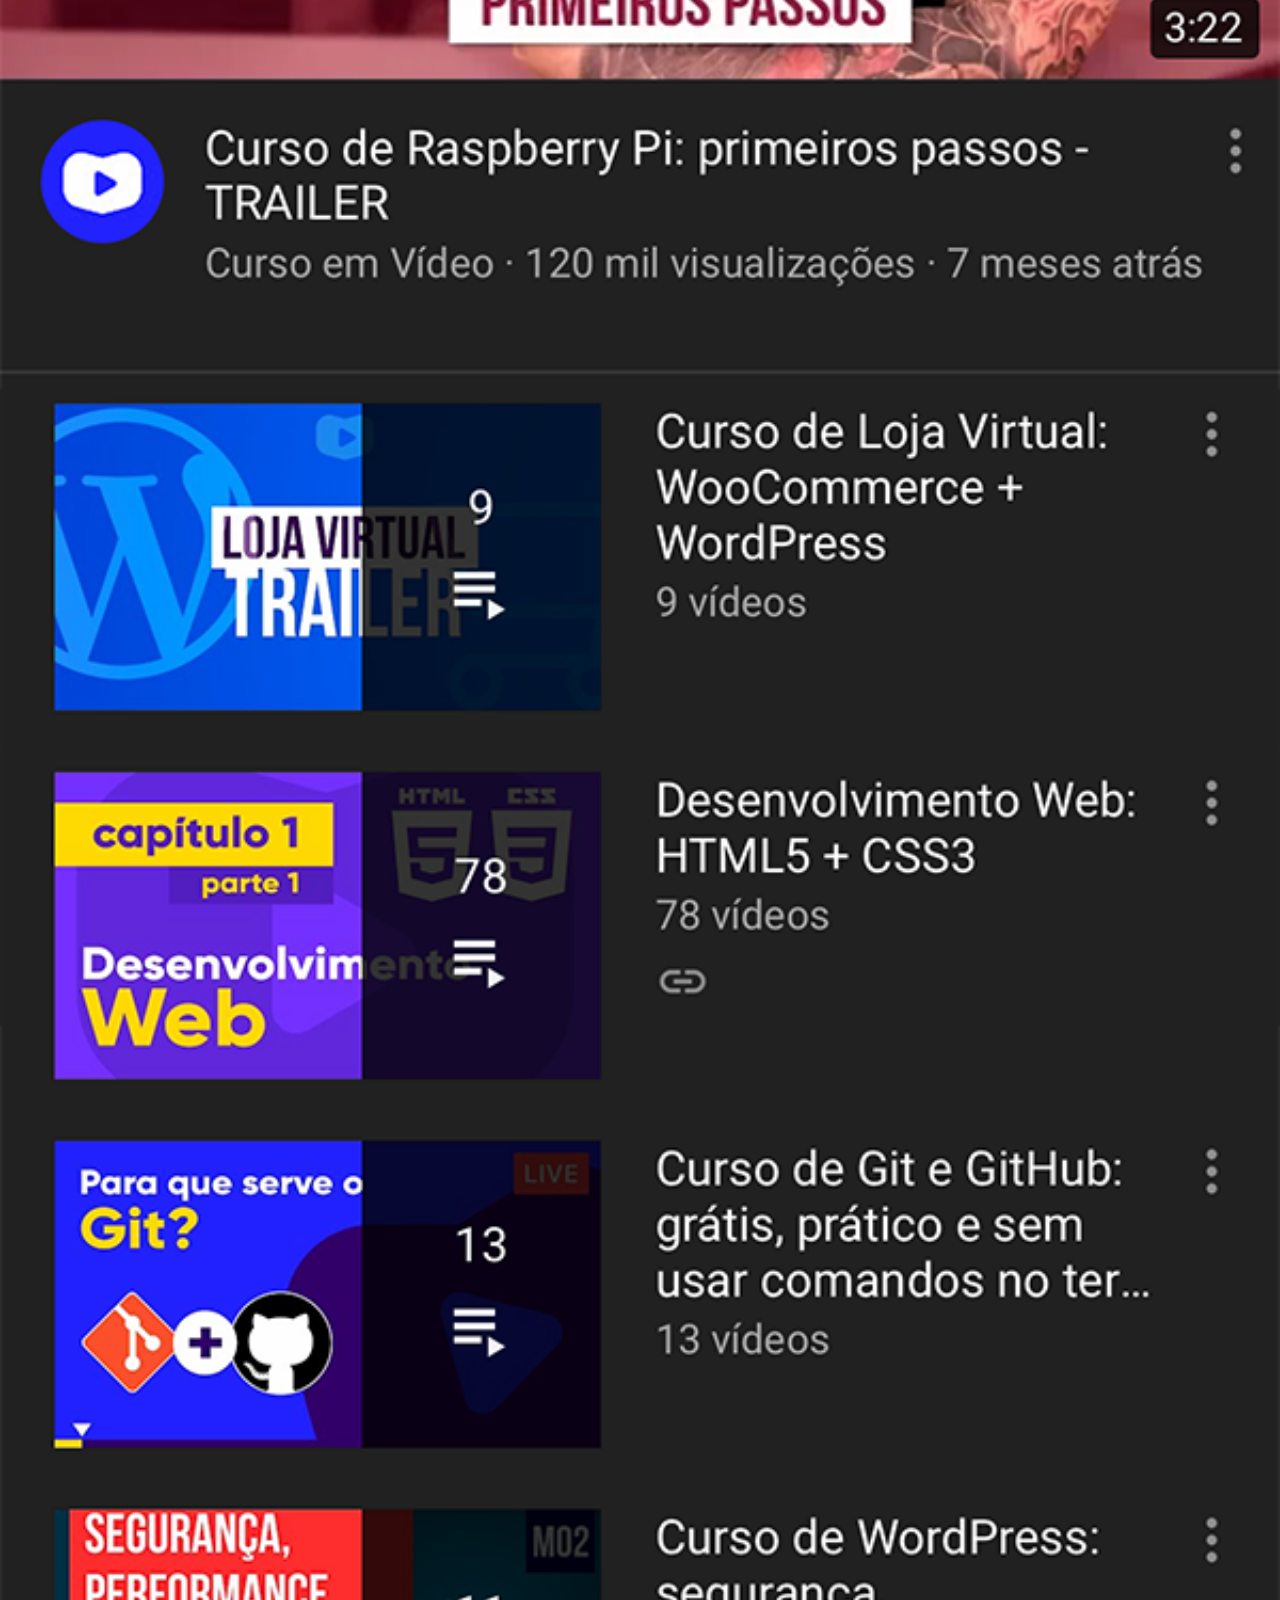
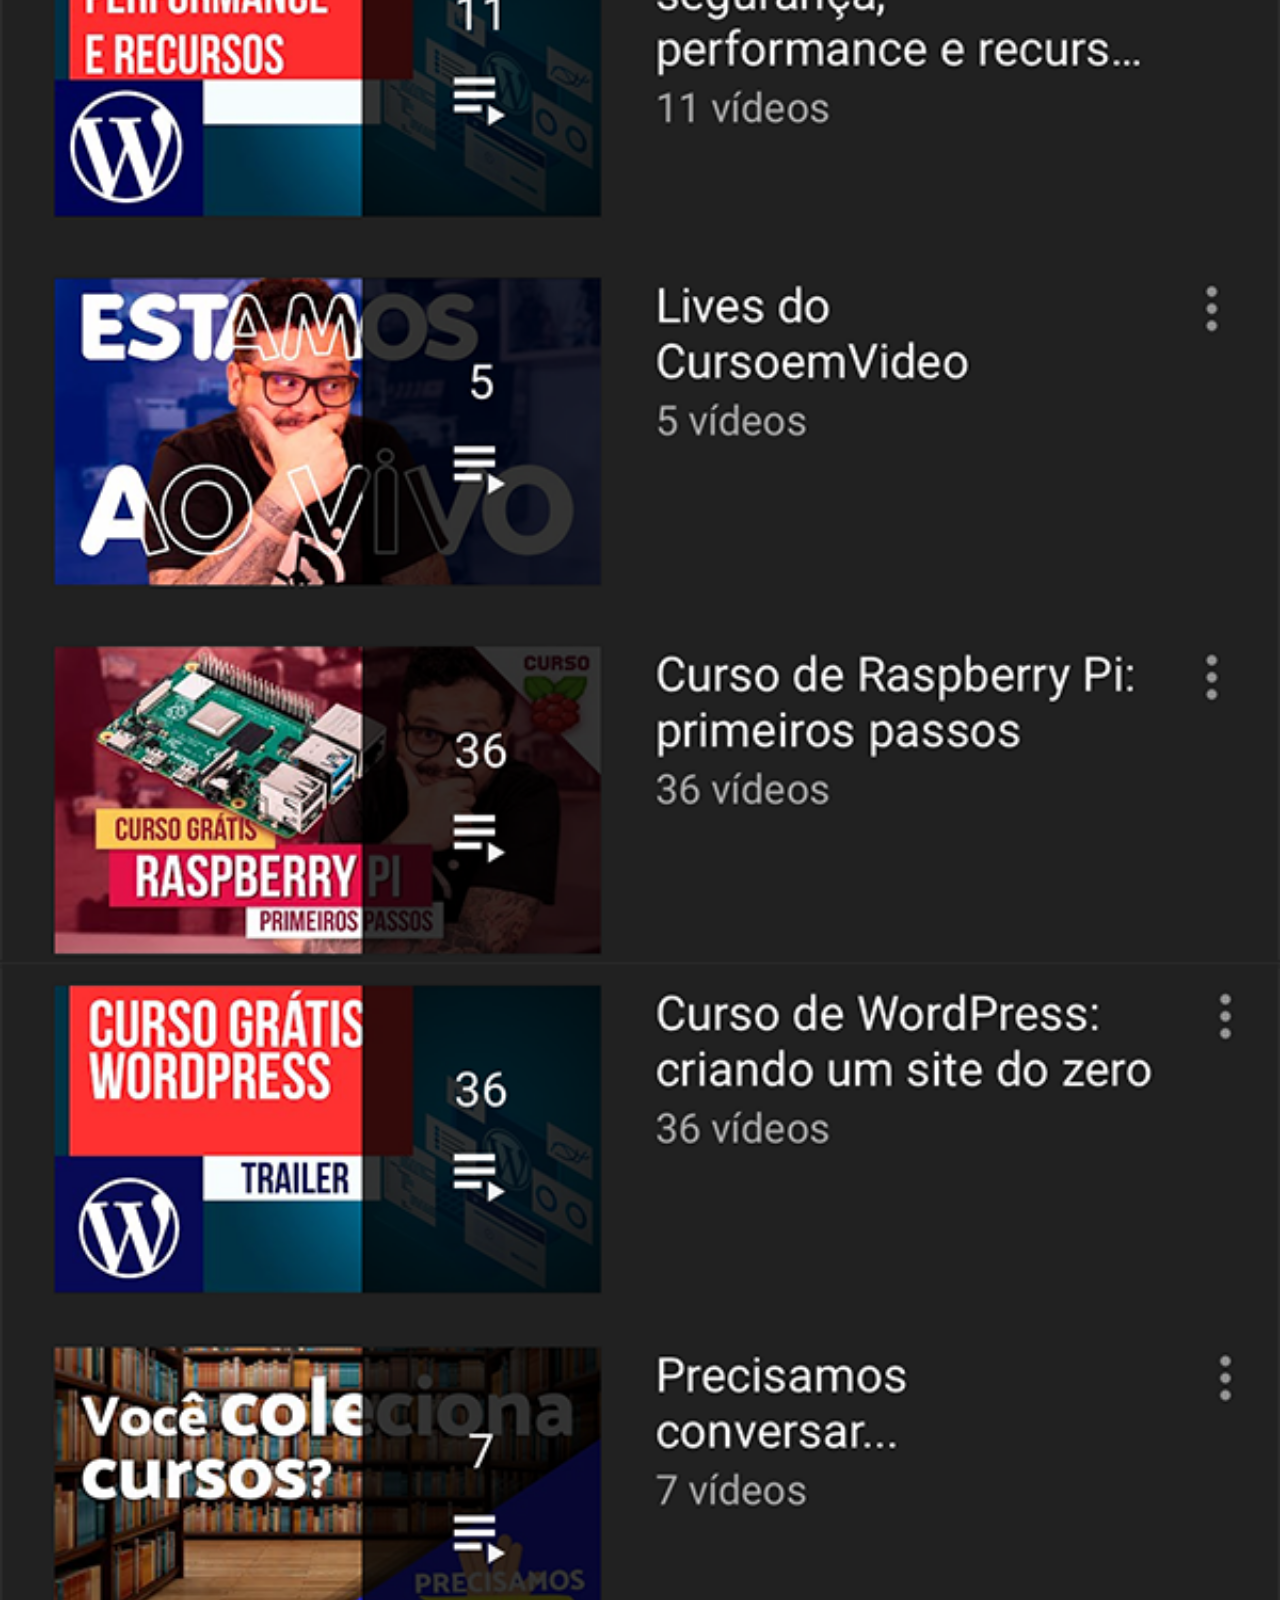
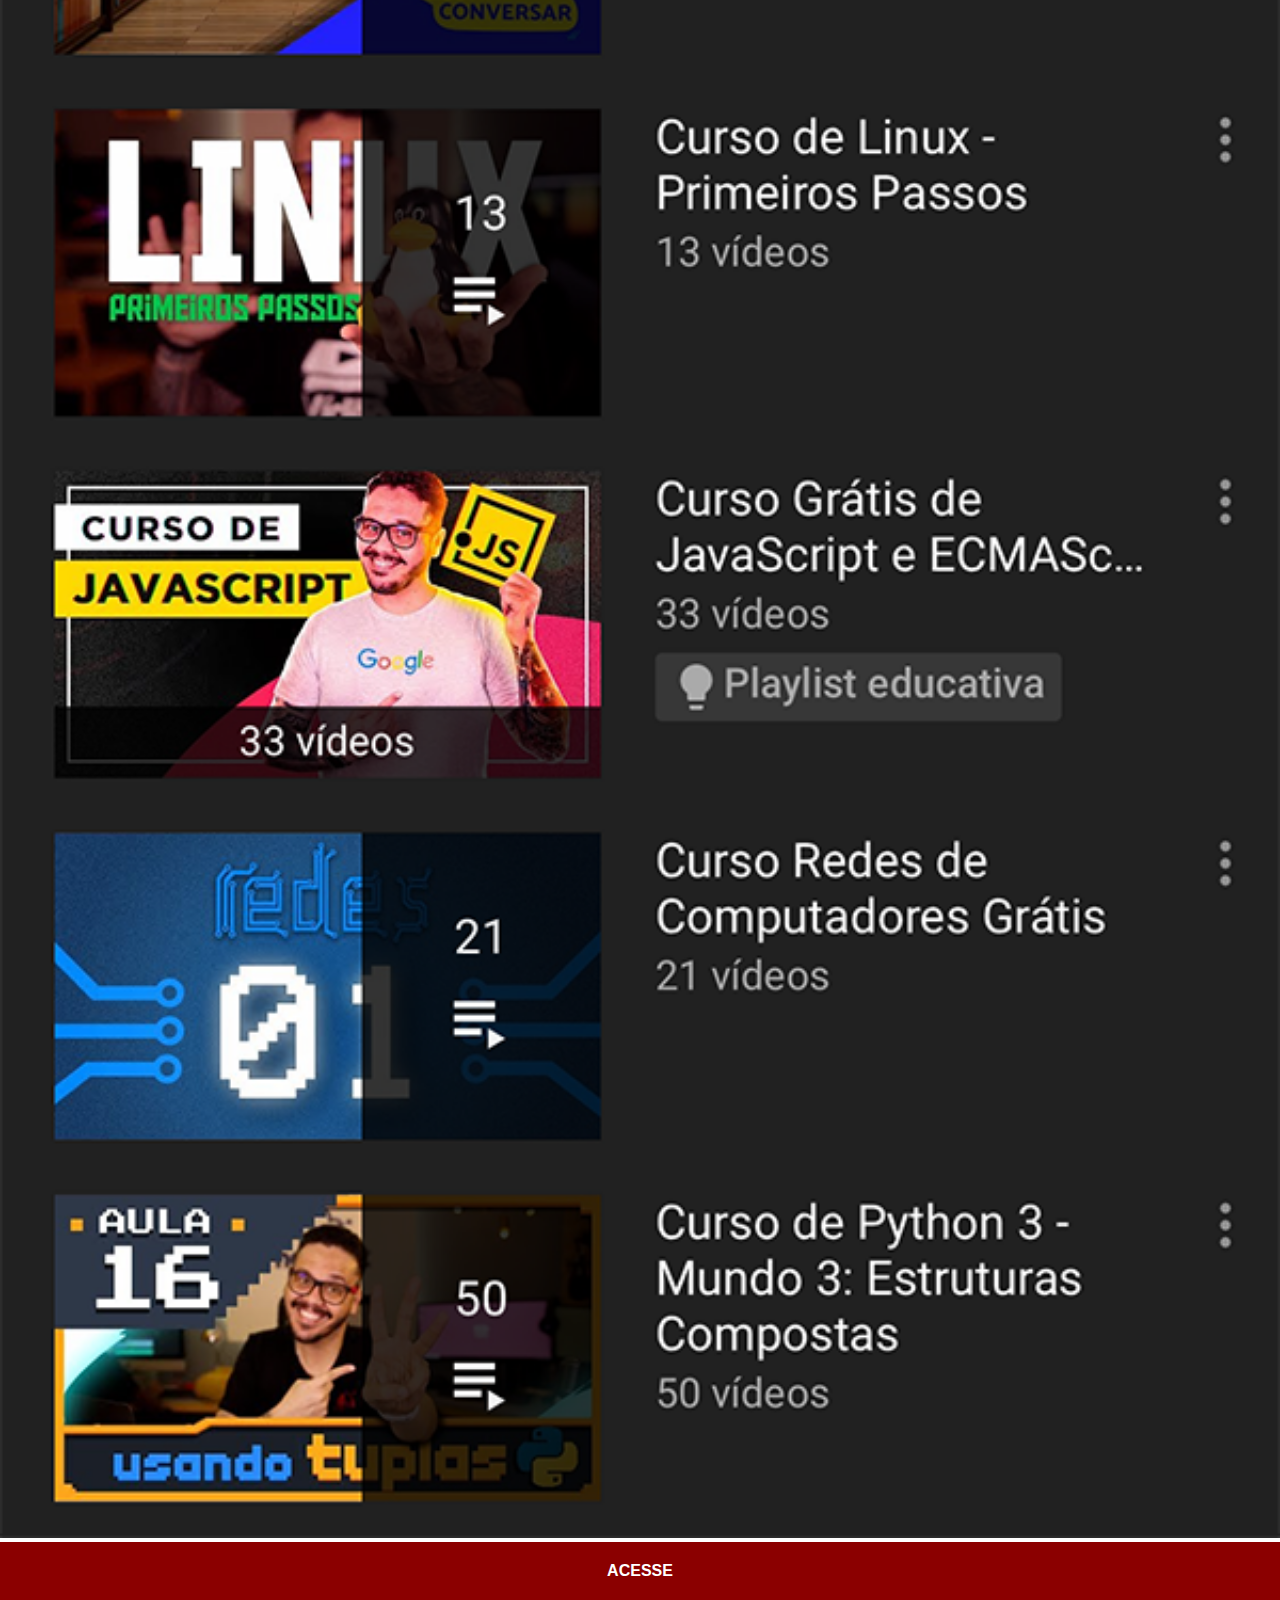
<file: youtube.html>
<!DOCTYPE html>
<html lang="pt-br">
<head>
    <meta charset="UTF-8">
    <meta name="viewport" content="width=device-width, initial-scale=1.0">
    <title>Youtube</title>
    <link rel="stylesheet" href="estilos/social.css">
</head>
<body>
    <img src="imagens/tela-youtube.png" alt="">
    <a href="https://www.youtube.com/@CursoemVideo" target="_blank">ACESSE</a>
</body>
</html>
</file>
<file: estilos/style.css>
@charset "UTF-8";

* {
   margin: 0px; 
   padding: 0px;
   font-family: Arial, Helvetica, sans-serif;
}

html, body {
    height: 100vh;
    width: 100vw;
    background-color: black;
}

body {
    background: url(../imagens/fundo-madeira.jpg) no-repeat top center fixed;
    background-size: cover;

}

main {
    height: 98vh;
    position: relative;
 
}

section#telefone {
    position: absolute;
    top: 50%;
    left: 50%;
    transform: translate(-50%, -50%);
    height: 627px;
    width: 311px;
    background: url(../imagens/frame-iphone.png) no-repeat;

}

iframe#tela {
    position: relative;
    top: 80px;
    left: 22px;
    width: 267px;
    height: 471px;
}

section#redes-sociais {
    text-align: right;
}

section#redes-sociais img {
    width: 50px;
    margin: 10px;
    border-radius: 50%;
    box-shadow: 2px 2px 5px rgb(0, 0, 0.400);
}

section#redes-sociais img:hover {
    border: 2px solid rgba(255, 255, 255, 0.637);
    transform: translate(-3px, -3px);
    box-shadow: 5px 5px 10px rgba(0, 0, 0, 0.623);
    transition: transform .5s, border 1s;
}
</file>
<file: estilos/social.css>
@charset "UTF-8";

* {
    margin: 0px;
    padding: 0px;
    font-family: Arial, Helvetica, sans-serif;
 }

 ::-webkit-scrollbar {
    width: 0px;
    height: 0px;
 }
 
 img {
    width: 100vw;
 }
 
 a {
    display: block;
    background-color: darkred;
    color: white;
    padding: 20px;
    text-align: center;
    font-weight: bolder;
    text-decoration: none;
 }

 a:hover {
    background-color: red;
 }
</file>
